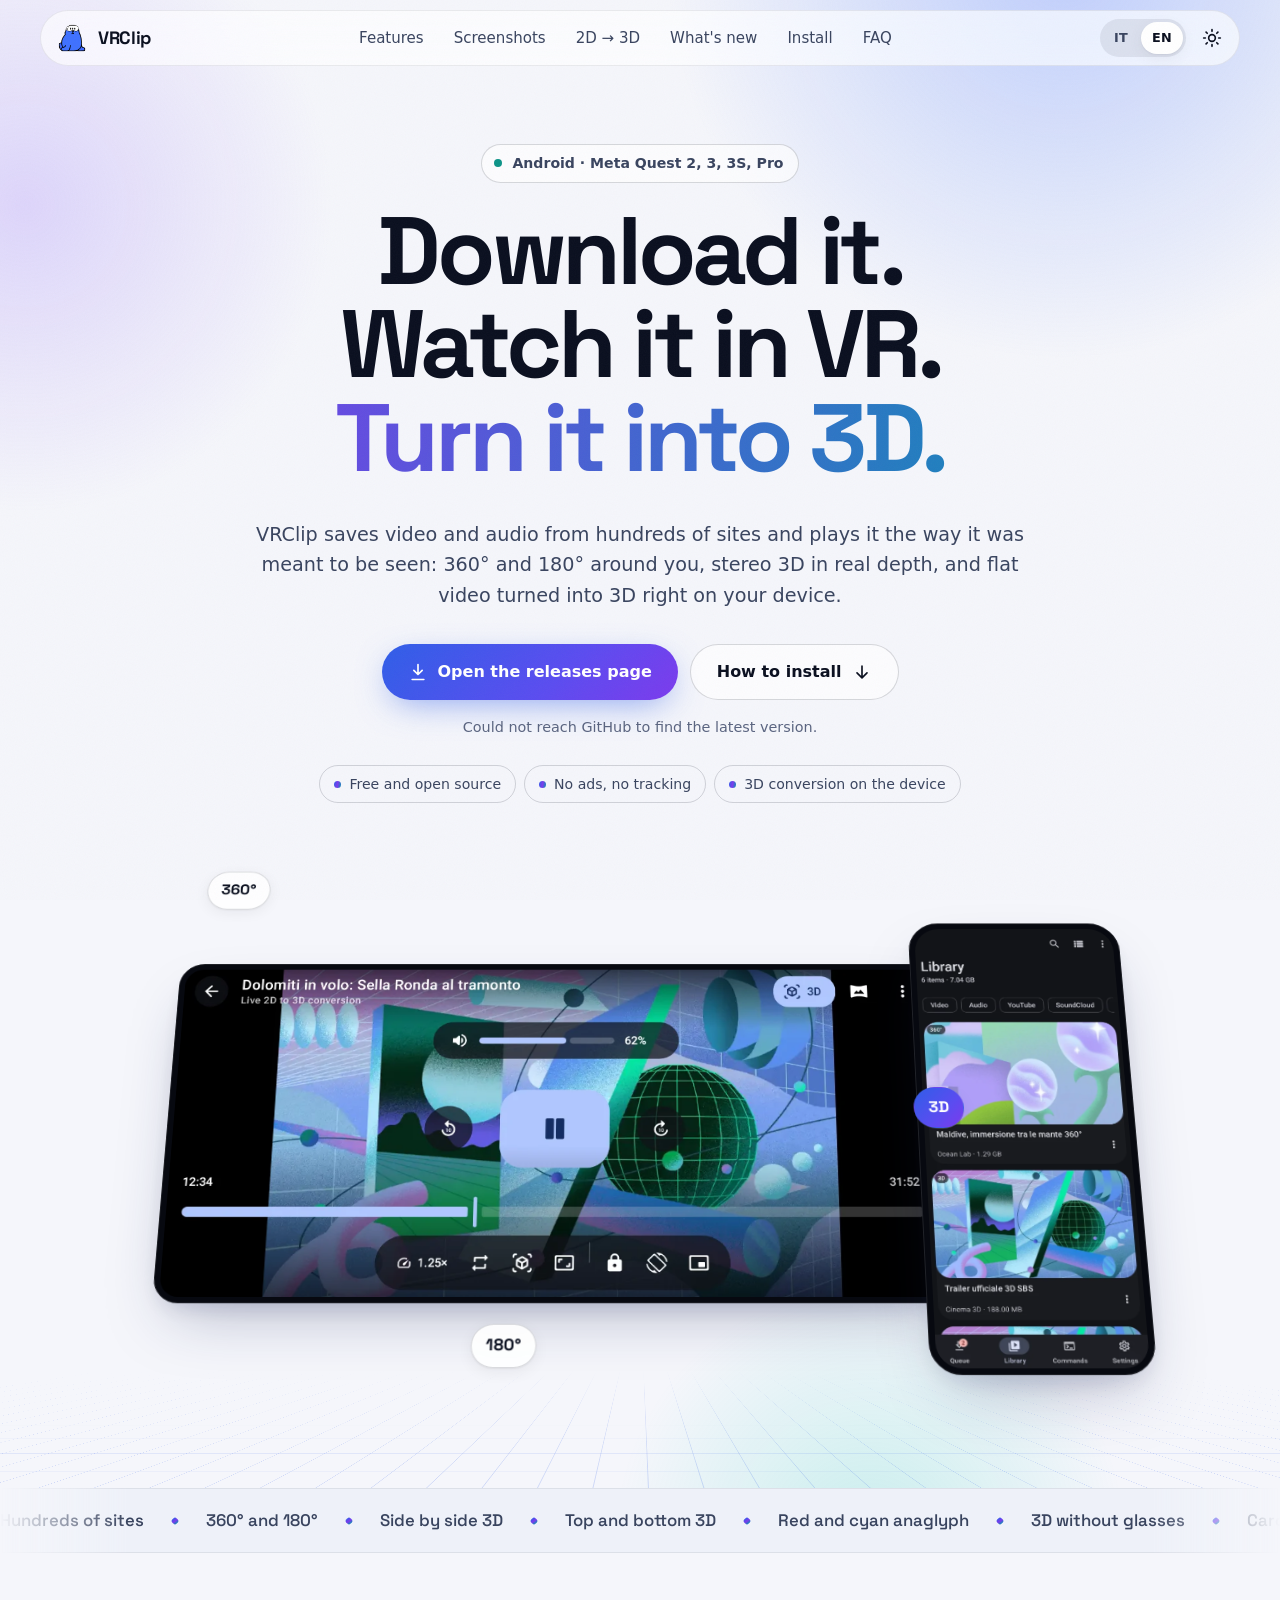
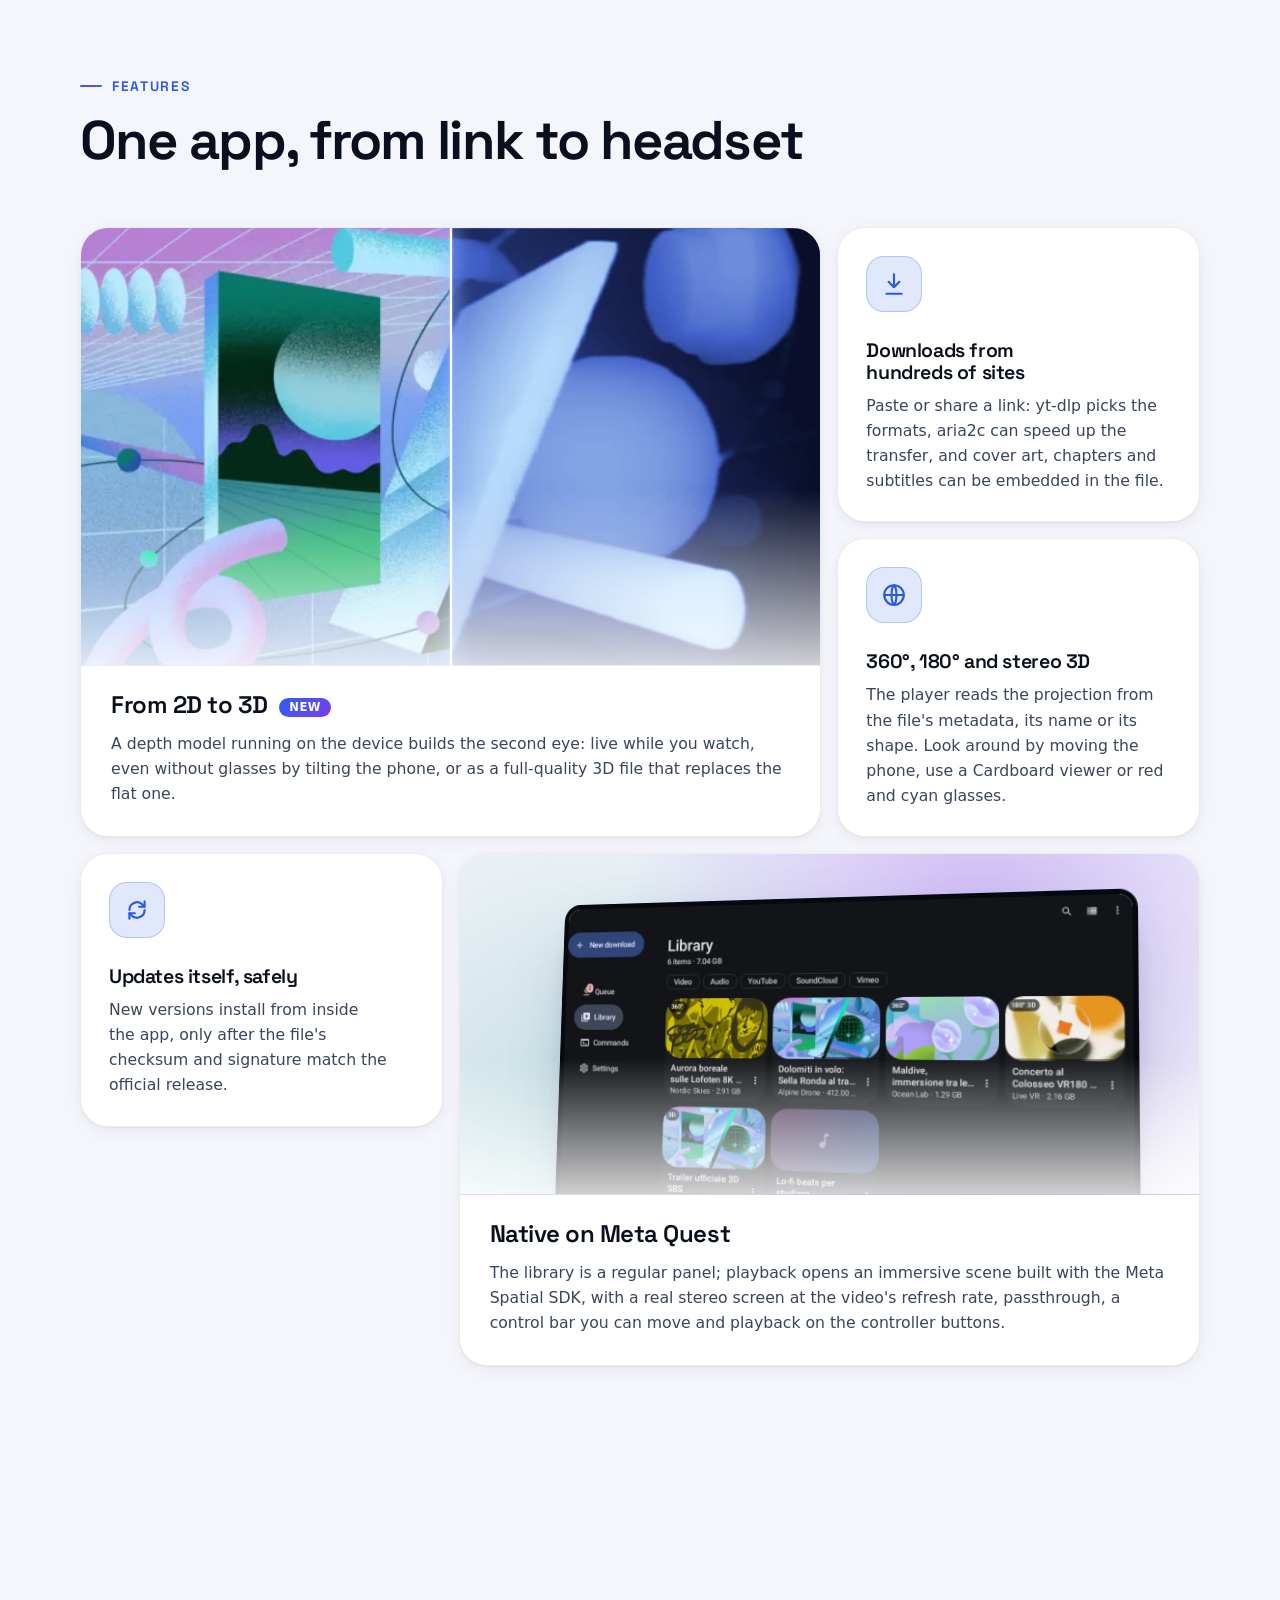
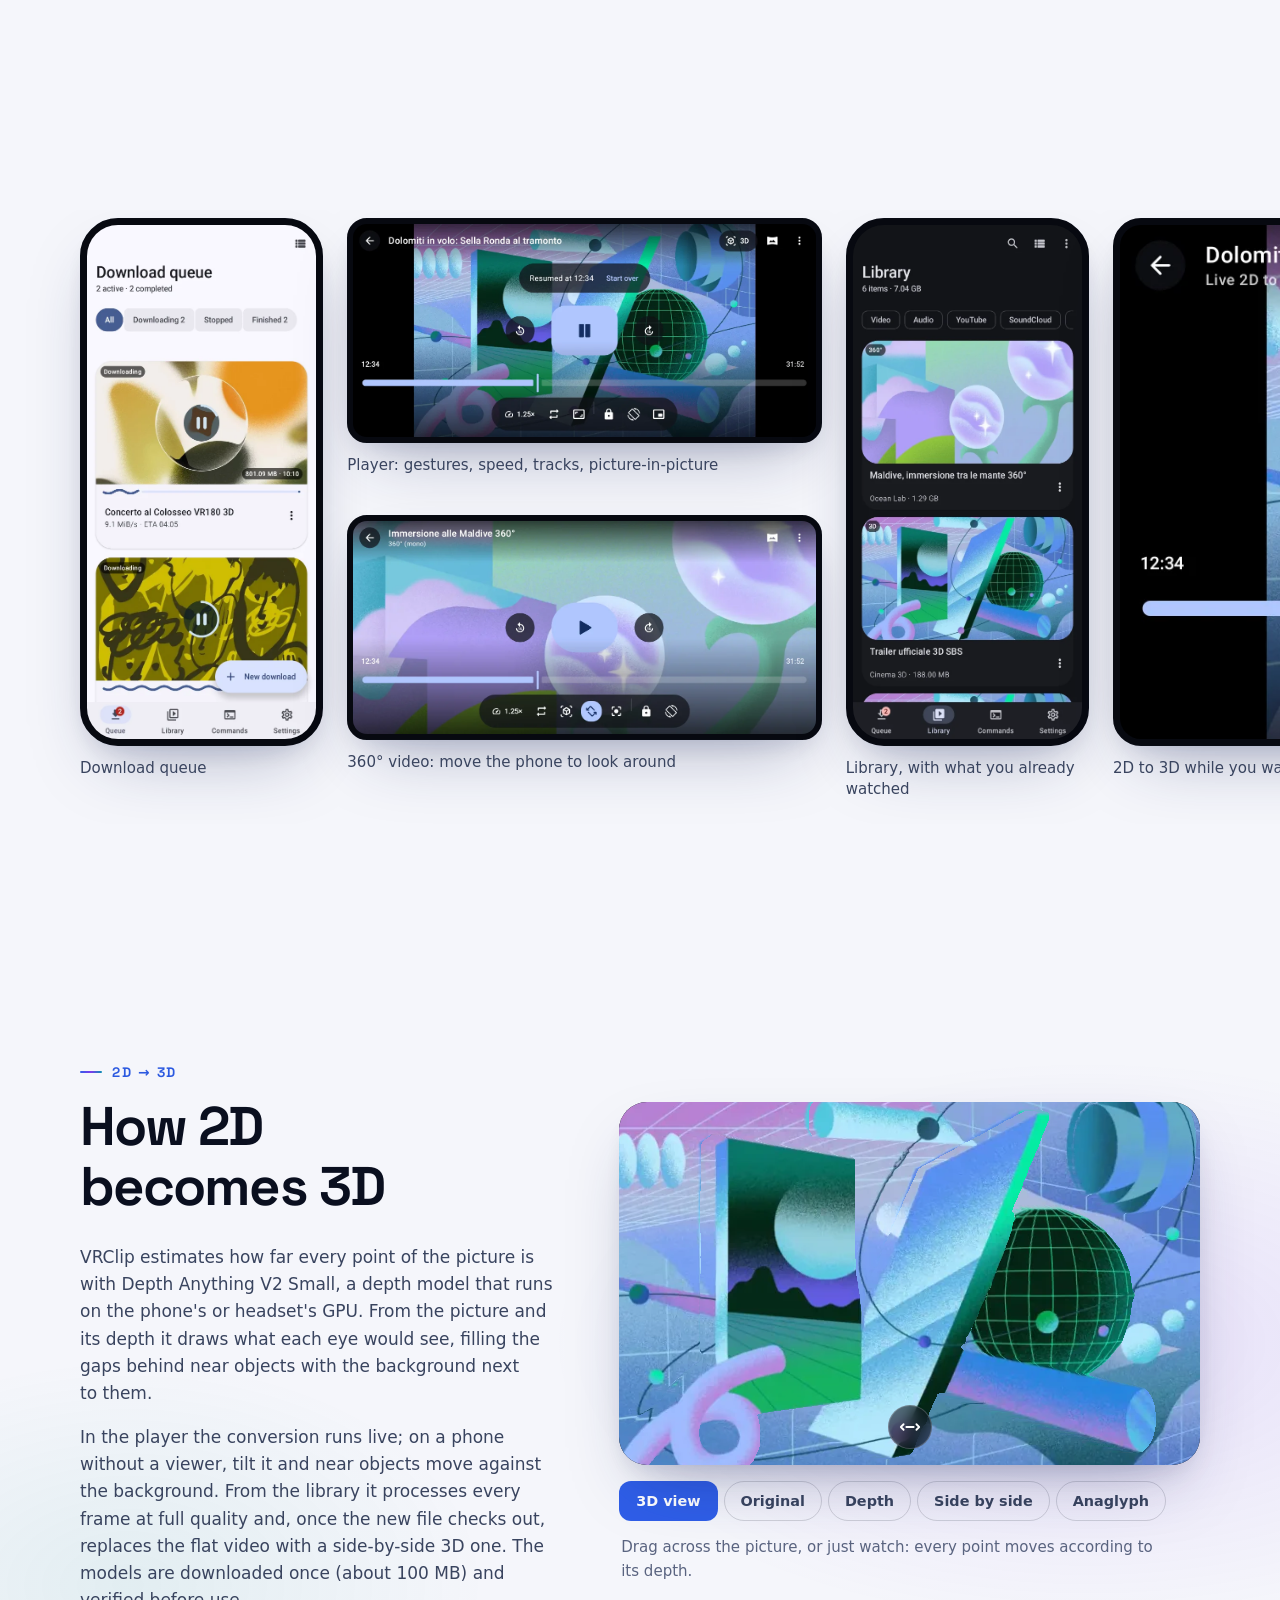
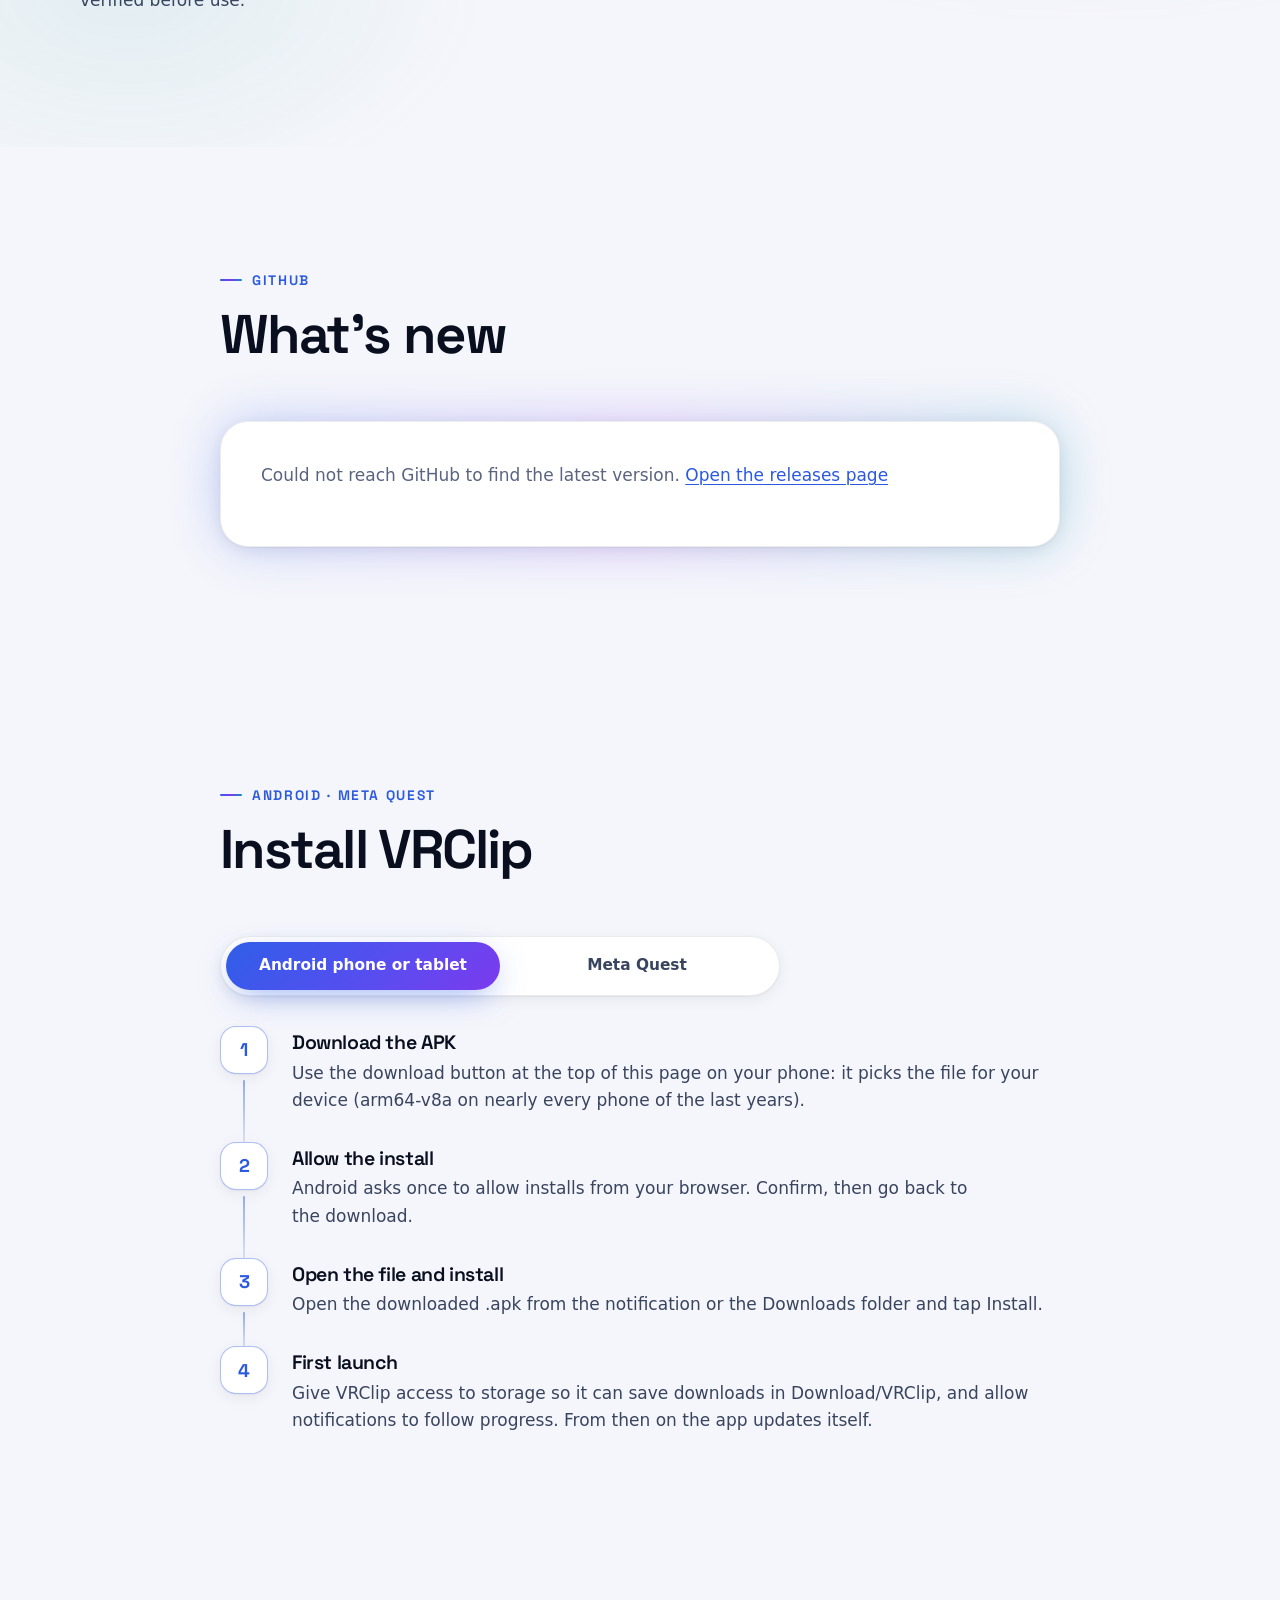
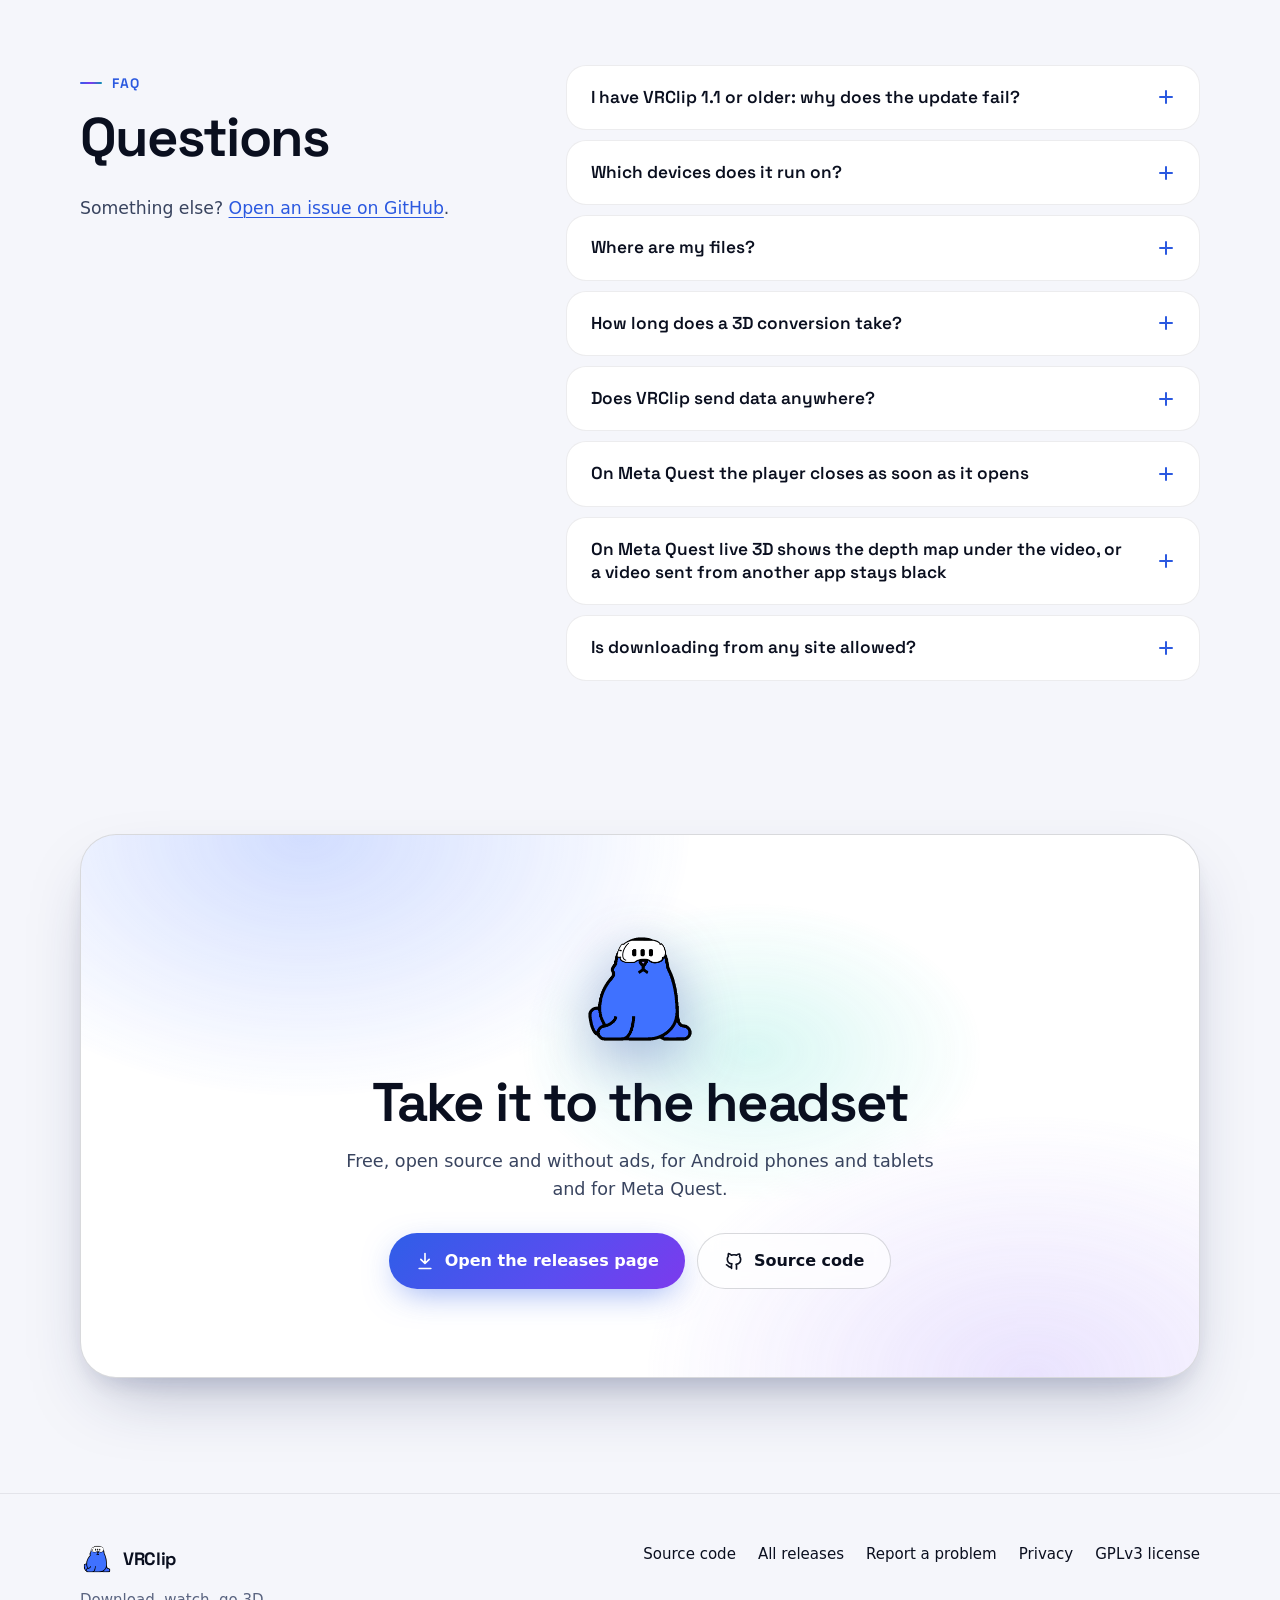
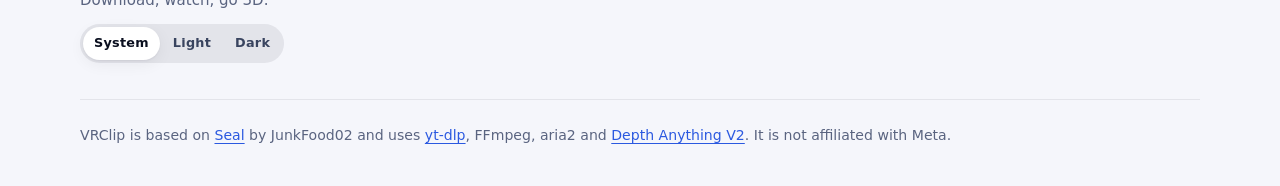
<file: docs/index.html>
<!doctype html>
<html lang="en">
<head>
<meta charset="utf-8" />
<meta name="viewport" content="width=device-width, initial-scale=1, viewport-fit=cover" />
<title>VRClip: download, watch in VR, turn 2D into 3D</title>
<meta name="description" content="VRClip downloads video and audio from hundreds of sites and plays it on Android and Meta Quest: 360°, 180° and stereo 3D, with on-device 2D to 3D conversion. Free, open source, no tracking." />
<link rel="icon" type="image/png" href="assets/icon-flat.png" />
<link rel="apple-touch-icon" href="assets/icon-flat.png" />
<meta property="og:type" content="website" />
<meta property="og:title" content="VRClip for Android and Meta Quest" />
<meta property="og:description" content="Download video, watch it in 360°, 180° and 3D, turn flat video into 3D on the device." />
<meta property="og:image" content="https://illuminazionetech.github.io/VRClip/assets/og-image.jpg" />
<meta name="twitter:card" content="summary_large_image" />
<meta name="theme-color" content="#05070d" media="(prefers-color-scheme: dark)" />
<meta name="theme-color" content="#f5f6fb" media="(prefers-color-scheme: light)" />
<meta name="color-scheme" content="dark light" />
<script>
  (function () {
    var root = document.documentElement;
    root.classList.add("js");
    try {
      var theme = localStorage.getItem("vrclip-theme");
      if (theme === "light" || theme === "dark") root.setAttribute("data-theme", theme);
    } catch (e) {}
  })();
</script>
<link rel="preload" href="assets/fonts/space-grotesk.woff2" as="font" type="font/woff2" crossorigin />
<link rel="stylesheet" href="style.css" />
<script src="theme.js" defer></script>
<script src="app.js" defer></script>
</head>
<body>
<a class="skip-link" href="#main" data-i18n="skip">Skip to content</a>

<header class="top-bar" id="top-bar">
  <a class="brand" href="#top" aria-label="VRClip">
    <img src="assets/logo.png" alt="" width="34" height="34" />
    <span>VRClip</span>
  </a>
  <nav class="nav" id="site-nav" aria-label="Main" data-i18n-label="nav.label">
    <a href="#features" data-i18n="nav.features">Features</a>
    <a href="#screens" data-i18n="nav.screens">Screenshots</a>
    <a href="#three-d">2D → 3D</a>
    <a href="#whats-new" data-i18n="nav.news">What's new</a>
    <a href="#install" data-i18n="nav.install">Install</a>
    <a href="#faq" data-i18n="nav.faq">FAQ</a>
  </nav>
  <div class="bar-actions">
    <div class="lang-switch" role="group" aria-label="Language" data-i18n-label="lang.label">
      <button type="button" data-lang="it" lang="it">IT</button>
      <button type="button" data-lang="en" lang="en">EN</button>
    </div>
    <button type="button" class="icon-btn theme-toggle" aria-pressed="true" aria-label="Dark theme" data-i18n-label="theme.dark">
      <svg aria-hidden="true" viewBox="0 0 24 24" class="sun"><circle cx="12" cy="12" r="4" /><path d="M12 2v2m0 16v2M4.9 4.9l1.4 1.4m11.4 11.4 1.4 1.4M2 12h2m16 0h2M4.9 19.1l1.4-1.4M17.7 6.3l1.4-1.4" /></svg>
      <svg aria-hidden="true" viewBox="0 0 24 24" class="moon"><path d="M20 14.5A8 8 0 1 1 9.5 4a6.5 6.5 0 0 0 10.5 10.5Z" /></svg>
    </button>
    <button type="button" class="icon-btn menu-btn" aria-expanded="false" aria-controls="site-nav" aria-label="Menu" data-i18n-label="nav.menu">
      <svg aria-hidden="true" viewBox="0 0 24 24"><path class="l1" d="M4 8h16" /><path class="l2" d="M4 16h16" /></svg>
    </button>
  </div>
  <span class="progress" aria-hidden="true"></span>
</header>

<main id="main">
  <section class="hero" id="top" aria-labelledby="hero-title">
    <div class="hero-bg" aria-hidden="true">
      <span class="aurora a1"></span>
      <span class="aurora a2"></span>
      <span class="aurora a3"></span>
      <span class="floor"></span>
    </div>
    <div class="wrap hero-inner">
      <div class="hero-copy">
        <p class="eyebrow"><span class="dot" aria-hidden="true"></span><span data-i18n="hero.eyebrow">Android · Meta Quest 2, 3, 3S, Pro</span></p>
        <h1 id="hero-title" data-i18n-html="hero.title"><span class="line">Download it.</span> <span class="line">Watch it in VR.</span> <span class="line grad">Turn it into 3D.</span></h1>
        <p class="lead" data-i18n="hero.lead">
          VRClip saves video and audio from hundreds of sites and plays it the way it was meant to be seen:
          360° and 180° around you, stereo 3D in real depth, and flat video turned into 3D right on your device.
        </p>
        <div class="cta">
          <a class="btn btn-primary" id="download-btn" data-download href="https://github.com/illuminazionetech/VRClip/releases/latest" rel="noopener">
            <svg aria-hidden="true" viewBox="0 0 24 24" class="i-dl"><path d="M12 3v12m-5-5 5 5 5-5M5 21h14" /></svg>
            <svg aria-hidden="true" viewBox="0 0 24 24" class="i-ok"><path d="m5 12.5 4.5 4.5L19 7.5" /></svg>
            <span id="download-label" data-download-label data-i18n="dl.loading">Download</span>
          </a>
          <a class="btn btn-ghost" href="#install" id="guide-btn">
            <span data-i18n="hero.guide">How to install</span>
            <svg aria-hidden="true" viewBox="0 0 24 24"><path d="M12 5v14m-6-6 6 6 6-6" /></svg>
          </a>
        </div>
        <p class="dl-meta" id="download-meta" aria-live="polite"></p>
        <details class="dl-other" id="other-files" hidden>
          <summary data-i18n="dl.other">Other files and architectures</summary>
          <ul id="other-list"></ul>
        </details>
        <ul class="chips">
          <li data-i18n="chip.free">Free and open source</li>
          <li data-i18n="chip.noads">No ads, no tracking</li>
          <li data-i18n="chip.ondevice">3D conversion on the device</li>
        </ul>
      </div>
      <div class="hero-art" aria-hidden="true">
        <div class="rig">
          <div class="device panel"><img src="assets/screens/player-3d.webp" alt="" width="1170" height="539" fetchpriority="high" /></div>
          <div class="device phone"><img src="assets/screens/library-phone-dark.webp" alt="" width="540" height="1171" /></div>
          <span class="badge b1">360°</span>
          <span class="badge b2">180°</span>
          <span class="badge b3">3D</span>
        </div>
      </div>
    </div>
  </section>

  <div class="marquee" aria-hidden="true">
    <ul class="marquee-track">
      <li data-i18n="mq.1">Hundreds of sites</li>
      <li data-i18n="mq.2">360° and 180°</li>
      <li data-i18n="mq.3">Side by side 3D</li>
      <li data-i18n="mq.4">Top and bottom 3D</li>
      <li data-i18n="mq.5">Red and cyan anaglyph</li>
      <li data-i18n="mq.10">3D without glasses</li>
      <li data-i18n="mq.6">Cardboard viewers</li>
      <li data-i18n="mq.7">Passthrough</li>
      <li data-i18n="mq.8">Picture-in-picture</li>
      <li data-i18n="mq.9">Subtitles and chapters</li>
      <li>AV1 · VP9 · HEVC</li>
    </ul>
    <ul class="marquee-track">
      <li data-i18n="mq.1">Hundreds of sites</li>
      <li data-i18n="mq.2">360° and 180°</li>
      <li data-i18n="mq.3">Side by side 3D</li>
      <li data-i18n="mq.4">Top and bottom 3D</li>
      <li data-i18n="mq.5">Red and cyan anaglyph</li>
      <li data-i18n="mq.10">3D without glasses</li>
      <li data-i18n="mq.6">Cardboard viewers</li>
      <li data-i18n="mq.7">Passthrough</li>
      <li data-i18n="mq.8">Picture-in-picture</li>
      <li data-i18n="mq.9">Subtitles and chapters</li>
      <li>AV1 · VP9 · HEVC</li>
    </ul>
  </div>

  <section class="section features" id="features" aria-labelledby="features-title">
    <div class="wrap">
      <header class="section-head reveal">
        <p class="kicker" data-i18n="nav.features">Features</p>
        <h2 id="features-title" data-i18n="features.title">One app, from link to headset</h2>
      </header>
      <div class="bento" id="bento">
        <article class="tile tile-big tile-3d reveal">
          <div class="tile-visual scan" aria-hidden="true">
            <img src="assets/screens/2d3d-source.webp" alt="" width="640" height="400" loading="lazy" />
            <img class="scan-depth" src="assets/screens/2d3d-depth.webp" alt="" width="640" height="400" loading="lazy" />
            <span class="scan-line"></span>
          </div>
          <div class="tile-copy">
            <h3><span data-i18n="f3.t">From 2D to 3D</span> <span class="tag" data-i18n="tag.new">New</span></h3>
            <p data-i18n="f3.d">A depth model running on the device builds the second eye: live while you watch, even without glasses by tilting the phone, or as a full-quality 3D file that replaces the flat one.</p>
          </div>
        </article>
        <article class="tile reveal" style="--d: 1">
          <span class="tile-icon" aria-hidden="true"><svg viewBox="0 0 24 24"><path d="M12 3v12m-5-5 5 5 5-5M5 21h14" /></svg></span>
          <h3 data-i18n="f1.t">Downloads from hundreds of sites</h3>
          <p data-i18n="f1.d">Paste or share a link: yt-dlp picks the formats, aria2c can speed up the transfer, and cover art, chapters and subtitles can be embedded in the file.</p>
        </article>
        <article class="tile reveal" style="--d: 2">
          <span class="tile-icon" aria-hidden="true"><svg viewBox="0 0 24 24" class="globe"><circle cx="12" cy="12" r="9" /><path d="M3 12h18" /><path class="meridian" d="M12 3c3 3 3 15 0 18M12 3c-3 3-3 15 0 18" /></svg></span>
          <h3 data-i18n="f2.t">360°, 180° and stereo 3D</h3>
          <p data-i18n="f2.d">The player reads the projection from the file's metadata, its name or its shape. Look around by moving the phone, use a Cardboard viewer or red and cyan glasses.</p>
        </article>
        <article class="tile tile-big tile-quest reveal">
          <div class="tile-visual panel-visual" aria-hidden="true">
            <img src="assets/screens/library-quest.webp" alt="" width="1200" height="800" loading="lazy" />
          </div>
          <div class="tile-copy">
            <h3 data-i18n="f4.t">Native on Meta Quest</h3>
            <p data-i18n="f4.d">The library is a regular panel; playback opens an immersive scene built with the Meta Spatial SDK, with a real stereo screen at the video's refresh rate, passthrough, a control bar you can move and playback on the controller buttons.</p>
          </div>
        </article>
        <article class="tile reveal" style="--d: 1">
          <span class="tile-icon" aria-hidden="true"><svg viewBox="0 0 24 24" class="spin"><path d="M5 12a7 7 0 0 1 12-5l2 2M19 12a7 7 0 0 1-12 5l-2-2" /><path d="M19 4v5h-5M5 20v-5h5" /></svg></span>
          <h3 data-i18n="f5.t">Updates itself, safely</h3>
          <p data-i18n="f5.d">New versions install from inside the app, only after the file's checksum and signature match the official release.</p>
        </article>
        <article class="tile reveal" style="--d: 2">
          <span class="tile-icon" aria-hidden="true"><svg viewBox="0 0 24 24"><path d="M12 22s8-4 8-10V5l-8-3-8 3v7c0 6 8 10 8 10Z" /><path d="m9 12 2 2 4-4" /></svg></span>
          <h3 data-i18n="f6.t">Private by design</h3>
          <p data-i18n="f6.d">No accounts, no analytics, no ads. Files and history stay on your device.</p>
        </article>
      </div>
    </div>
  </section>

  <section class="section screens" id="screens" aria-labelledby="screens-title">
    <div class="wrap">
      <header class="section-head split reveal">
        <div>
          <p class="kicker" data-i18n="nav.screens">Screenshots</p>
          <h2 id="screens-title" data-i18n="screens.title">A look inside</h2>
          <p class="section-lead" data-i18n="screens.lead">VRClip on a phone, a tablet and Meta Quest. Select a screen to see it full size.</p>
        </div>
        <div class="gallery-nav">
          <button type="button" class="icon-btn outline" id="gallery-prev" aria-label="Previous" data-i18n-label="gal.prev"><svg aria-hidden="true" viewBox="0 0 24 24"><path d="m15 5-7 7 7 7" /></svg></button>
          <button type="button" class="icon-btn outline" id="gallery-next" aria-label="Next" data-i18n-label="gal.next"><svg aria-hidden="true" viewBox="0 0 24 24"><path d="m9 5 7 7-7 7" /></svg></button>
        </div>
      </header>
    </div>
    <div class="gallery reveal" id="gallery" tabindex="0" role="region" aria-label="Screenshots" data-i18n-label="nav.screens">
      <figure class="shot tall"><button type="button" class="shot-open"><img src="assets/screens/queue-phone.webp" width="540" height="1171" loading="lazy" alt="Download queue with progress and speed" data-i18n-alt="alt.queue" /></button><figcaption data-i18n="cap.queue">Download queue</figcaption></figure>
      <div class="shot-stack">
        <figure class="shot wide"><button type="button" class="shot-open"><img src="assets/screens/player-phone.webp" width="1170" height="539" loading="lazy" alt="Player controls over a video" data-i18n-alt="alt.player" /></button><figcaption data-i18n="cap.player">Player: gestures, speed, tracks, picture-in-picture</figcaption></figure>
        <figure class="shot wide"><button type="button" class="shot-open"><img src="assets/screens/player-360.webp" width="1170" height="539" loading="lazy" alt="360 degree video in the player" data-i18n-alt="alt.360" /></button><figcaption data-i18n="cap.360">360° video: move the phone to look around</figcaption></figure>
      </div>
      <figure class="shot tall"><button type="button" class="shot-open"><img src="assets/screens/library-phone-dark.webp" width="540" height="1171" loading="lazy" alt="Library with 360°, 180° 3D and 3D badges" data-i18n-alt="alt.library" /></button><figcaption data-i18n="cap.library">Library, with what you already watched</figcaption></figure>
      <figure class="shot wide big"><button type="button" class="shot-open"><img src="assets/screens/player-3d.webp" width="1170" height="539" loading="lazy" alt="Player with live 2D to 3D conversion turned on" data-i18n-alt="alt.3d" /></button><figcaption data-i18n="cap.3d">2D to 3D while you watch</figcaption></figure>
      <figure class="shot tall"><button type="button" class="shot-open"><img src="assets/screens/settings-player-phone.webp" width="540" height="1171" loading="lazy" alt="Player and 2D to 3D settings" data-i18n-alt="alt.settings" /></button><figcaption data-i18n="cap.settings">Player and 3D settings</figcaption></figure>
      <div class="shot-stack">
        <figure class="shot wide"><button type="button" class="shot-open"><img src="assets/screens/library-quest.webp" width="1200" height="800" loading="lazy" alt="Library on Meta Quest with the navigation rail" data-i18n-alt="alt.quest" /></button><figcaption data-i18n="cap.quest">Library on Meta Quest</figcaption></figure>
        <figure class="shot wide"><button type="button" class="shot-open"><img src="assets/screens/library-tablet.webp" width="1280" height="800" loading="lazy" alt="Library on a tablet" data-i18n-alt="alt.tablet" /></button><figcaption data-i18n="cap.tablet">Tablet layout</figcaption></figure>
      </div>
    </div>
  </section>

  <section class="section depth" id="three-d" aria-labelledby="depth-title">
    <div class="wrap depth-grid">
      <div class="depth-copy reveal">
        <p class="kicker">2D → 3D</p>
        <h2 id="depth-title" data-i18n="depth.title">How 2D becomes 3D</h2>
        <p data-i18n="depth.p1">VRClip estimates how far every point of the picture is with Depth Anything V2 Small, a depth model that runs on the phone's or headset's GPU. From the picture and its depth it draws what each eye would see, filling the gaps behind near objects with the background next to them.</p>
        <p data-i18n="depth.p2">In the player the conversion runs live; on a phone without a viewer, tilt it and near objects move against the background. From the library it processes every frame at full quality and, once the new file checks out, replaces the flat video with a side-by-side 3D one. The models are downloaded once (about 100 MB) and verified before use.</p>
      </div>
      <div class="depth-demo reveal" style="--d: 1">
        <div class="depth-stage" id="depth-stage" data-mode="live">
          <canvas id="depth-canvas" role="img" aria-label="The sample frame moving in 3D by its depth" data-i18n-label="depth.alt"></canvas>
          <img class="mode-img fallback" data-for="live" src="assets/screens/2d3d-source.webp" width="640" height="400" loading="lazy" alt="" />
          <img class="mode-img" data-for="source" src="assets/screens/2d3d-source.webp" width="640" height="400" loading="lazy" alt="" />
          <img class="mode-img" data-for="depth" src="assets/screens/2d3d-depth.webp" width="640" height="400" loading="lazy" alt="" />
          <img class="mode-img" data-for="sbs" src="assets/screens/2d3d-sbs.webp" width="1280" height="400" loading="lazy" alt="" />
          <img class="mode-img" data-for="anaglyph" src="assets/screens/2d3d-anaglyph.webp" width="640" height="400" loading="lazy" alt="" />
          <span class="drag-hint" aria-hidden="true"><svg viewBox="0 0 24 24"><path d="M8 12h8M5 9l-3 3 3 3m14-6 3 3-3 3" /></svg></span>
        </div>
        <div class="depth-modes" id="depth-modes" role="group" aria-label="View" data-i18n-label="depth.modes">
          <button type="button" data-mode="live" aria-pressed="true" data-i18n="depth.m.live">3D view</button>
          <button type="button" data-mode="source" aria-pressed="false" data-i18n="depth.m.source">Original</button>
          <button type="button" data-mode="depth" aria-pressed="false" data-i18n="depth.m.depth">Depth</button>
          <button type="button" data-mode="sbs" aria-pressed="false" data-i18n="depth.m.sbs">Side by side</button>
          <button type="button" data-mode="anaglyph" aria-pressed="false" data-i18n="depth.m.ana">Anaglyph</button>
        </div>
        <p class="depth-caption" id="depth-caption">
          <span data-for="live" data-i18n="depth.c0">Drag across the picture, or just watch: every point moves according to its depth.</span>
          <span data-for="source" data-i18n="depth.c1" hidden>1. The flat frame</span>
          <span data-for="depth" data-i18n="depth.c2" hidden>2. Estimated depth (light is near)</span>
          <span data-for="sbs" data-i18n="depth.c3" hidden>3. Left and right eye, side by side</span>
          <span data-for="anaglyph" data-i18n="depth.c4" hidden>The same frame as a red and cyan anaglyph</span>
        </p>
      </div>
    </div>
  </section>

  <section class="section news" id="whats-new" aria-labelledby="news-title">
    <div class="wrap narrow">
      <header class="section-head reveal">
        <p class="kicker">GitHub</p>
        <h2 id="news-title" data-i18n="news.title">What's new</h2>
      </header>
      <div class="release card reveal" id="release" aria-live="polite">
        <p class="muted" data-i18n="news.loading">Loading the latest release notes from GitHub…</p>
      </div>
    </div>
  </section>

  <section class="section install" id="install" aria-labelledby="install-title">
    <div class="wrap narrow">
      <header class="section-head reveal">
        <p class="kicker">Android · Meta Quest</p>
        <h2 id="install-title" data-i18n="install.title">Install VRClip</h2>
      </header>
      <div class="tabs reveal" role="tablist" aria-label="Device" data-i18n-label="install.device">
        <span class="tab-pill" aria-hidden="true"></span>
        <button type="button" role="tab" id="tab-android" aria-controls="panel-android" data-tab="android" data-i18n="install.android">Android phone or tablet</button>
        <button type="button" role="tab" id="tab-quest" aria-controls="panel-quest" data-tab="quest" data-i18n="install.quest">Meta Quest</button>
      </div>

      <div class="tab-panel" role="tabpanel" id="panel-android" aria-labelledby="tab-android" data-tab="android">
        <ol class="steps">
          <li><h3 data-i18n="a1.t">Download the APK</h3><p data-i18n="a1.d">Use the download button at the top of this page on your phone: it picks the file for your device (arm64-v8a on nearly every phone of the last years).</p></li>
          <li><h3 data-i18n="a2.t">Allow the install</h3><p data-i18n="a2.d">Android asks once to allow installs from your browser. Confirm, then go back to the download.</p></li>
          <li><h3 data-i18n="a3.t">Open the file and install</h3><p data-i18n="a3.d">Open the downloaded .apk from the notification or the Downloads folder and tap Install.</p></li>
          <li><h3 data-i18n="a4.t">First launch</h3><p data-i18n="a4.d">Give VRClip access to storage so it can save downloads in Download/VRClip, and allow notifications to follow progress. From then on the app updates itself.</p></li>
        </ol>
      </div>

      <div class="tab-panel" role="tabpanel" id="panel-quest" aria-labelledby="tab-quest" data-tab="quest" hidden>
        <ol class="steps">
          <li><h3 data-i18n="q1.t">Turn on developer mode</h3><p data-i18n="q1.d">Apps from outside the Meta Horizon Store need developer mode. Create a free developer organization at developers.meta.com with the account used on the headset, then in the Meta Horizon app on your phone open Devices, pick the headset, Headset settings, Developer mode, and switch it on. Restart the headset.</p></li>
          <li><h3 data-i18n="q2.t">Get the APK</h3><p data-i18n="q2.d">On a computer or phone, download the universal or arm64-v8a APK from this page (the button offers the right one).</p></li>
          <li><h3 data-i18n="q3.t">Install it on the headset</h3><p data-i18n-html="q3.d">Connect the headset to a computer with a USB-C cable, accept "Allow USB debugging" inside the headset, then install with SideQuest (drag the APK onto it) or from a terminal with <code>adb install -r VRClip.apk</code>. Recent Horizon OS versions can also install an APK opened from the Files app in the headset; if yours offers it, the cable is not needed.</p></li>
          <li><h3 data-i18n="q4.t">Open VRClip</h3><p data-i18n="q4.d">In the headset open the app library and pick the Unknown sources filter (on some versions "Apps from unknown sources"). VRClip opens as a panel like any Horizon OS app.</p></li>
          <li><h3 data-i18n="q5.t">Download and watch</h3><p data-i18n="q5.d">Paste a link, or share one to VRClip from another app. When the download is done, open it from the Library: the player puts a large screen in front of you, or wraps 360° and 180° video around you. The control bar below the video has play, seek, 3D, projection, audio and subtitles, passthrough and recenter. The controllers work too: A or X plays and pauses, a thumbstick pushed left or right jumps 10 seconds, B or Y brings the screen back in front of you. A video opened from another app, such as Files or LocalSend, plays in the same player when you pick VRClip.</p></li>
          <li><h3 data-i18n="q6.t">Turn flat video into 3D</h3><p data-i18n="q6.d">Press 3D on the control bar to convert while you watch, or open the video's details in the Library and choose Convert to 3D to create a permanent 3D file. The first time VRClip downloads the depth model.</p></li>
        </ol>
        <p class="note" data-i18n="q.note">Back leaves the player and brings the Library back. The control bar can be grabbed and moved; Recenter puts the screen and the bar in front of you again.</p>
      </div>
    </div>
  </section>

  <section class="section faq" id="faq" aria-labelledby="faq-title">
    <div class="wrap faq-grid">
      <header class="section-head reveal">
        <p class="kicker" data-i18n="nav.faq">FAQ</p>
        <h2 id="faq-title" data-i18n="faq.title">Questions</h2>
        <p class="section-lead" data-i18n-html="faq.lead">Something else? <a href="https://github.com/illuminazionetech/VRClip/issues">Open an issue on GitHub</a>.</p>
      </header>
      <div class="faq-list reveal" style="--d: 1">
        <details><summary data-i18n="faq1.q">I have VRClip 1.1 or older: why does the update fail?</summary><p data-i18n="faq1.a">Since 1.2 releases are signed with a new, permanent key. Android does not let an app signed with one key update an app signed with another, so the switch needs one reinstall: export your library from the Library menu (Export) if you want to keep it, uninstall VRClip, install 1.2. Downloaded files in Download/VRClip are not touched. After that, updates install from inside the app.</p></details>
        <details><summary data-i18n="faq2.q">Which devices does it run on?</summary><p data-i18n="faq2.a">Android 9 or newer on phones and tablets (ARM and x86), and Meta Quest 2, 3, 3S and Pro.</p></details>
        <details><summary data-i18n="faq3.q">Where are my files?</summary><p data-i18n="faq3.a">In Download/VRClip on the device, or in the folder you choose in the settings.</p></details>
        <details><summary data-i18n="faq4.q">How long does a 3D conversion take?</summary><p data-i18n="faq4.a">It depends on the device's GPU and the video's length and resolution: it processes every frame, so expect it to take longer than the video itself on most phones. It keeps running with the screen off and shows its progress in a notification; the original stays untouched until the 3D file is complete.</p></details>
        <details><summary data-i18n="faq5.q">Does VRClip send data anywhere?</summary><p data-i18n-html="faq5.a">No. It connects only to the sites you download from, to GitHub for updates and, if you use 2D to 3D, once to GitHub to download the depth models. See the <a href="privacy.html">privacy policy</a>.</p></details>
        <details><summary data-i18n="faq7.q">On Meta Quest the player closes as soon as it opens</summary><p data-i18n="faq7.a">That is a bug of VRClip 1.3.0, fixed in 1.4.0. The library still works: open Settings, About and check for updates, or install the new APK as the first time.</p></details>
        <details><summary data-i18n="faq8.q">On Meta Quest live 3D shows the depth map under the video, or a video sent from another app stays black</summary><p data-i18n="faq8.a">Both are bugs of VRClip 1.4.0, fixed in 1.4.1: live 3D now shows one view for each eye, and videos opened from Files, LocalSend or another app play. Open Settings, About and check for updates.</p></details>
        <details><summary data-i18n="faq6.q">Is downloading from any site allowed?</summary><p data-i18n="faq6.a">VRClip is a tool: respect the terms of the sites you use and the copyright of what you download.</p></details>
      </div>
    </div>
  </section>

  <section class="section final" aria-labelledby="final-title">
    <div class="wrap">
      <div class="final-card reveal">
        <img class="mascot" src="assets/logo.png" alt="" width="132" height="132" loading="lazy" />
        <h2 id="final-title" data-i18n="cta.title">Take it to the headset</h2>
        <p data-i18n="cta.lead">Free, open source and without ads, for Android phones and tablets and for Meta Quest.</p>
        <div class="cta center">
          <a class="btn btn-primary" data-download href="https://github.com/illuminazionetech/VRClip/releases/latest" rel="noopener">
            <svg aria-hidden="true" viewBox="0 0 24 24" class="i-dl"><path d="M12 3v12m-5-5 5 5 5-5M5 21h14" /></svg>
            <svg aria-hidden="true" viewBox="0 0 24 24" class="i-ok"><path d="m5 12.5 4.5 4.5L19 7.5" /></svg>
            <span data-download-label data-i18n="dl.loading">Download</span>
          </a>
          <a class="btn btn-ghost" href="https://github.com/illuminazionetech/VRClip" rel="noopener">
            <svg aria-hidden="true" viewBox="0 0 24 24"><path d="M9 19c-4 1.3-4-2-6-2.5m12 5v-3.5c0-1 .1-1.4-.5-2 2.8-.3 5.5-1.4 5.5-6a4.6 4.6 0 0 0-1.3-3.2 4.2 4.2 0 0 0-.1-3.2s-1.1-.3-3.5 1.3a12 12 0 0 0-6.2 0C6.5 2.8 5.4 3.1 5.4 3.1a4.2 4.2 0 0 0-.1 3.2A4.6 4.6 0 0 0 4 9.5c0 4.6 2.7 5.7 5.5 6-.6.6-.6 1.2-.5 2V21" /></svg>
            <span data-i18n="foot.code">Source code</span>
          </a>
        </div>
      </div>
    </div>
  </section>
</main>

<footer class="footer">
  <div class="wrap footer-grid">
    <div class="footer-brand">
      <a class="brand" href="#top" aria-label="VRClip">
        <img src="assets/logo.png" alt="" width="34" height="34" loading="lazy" />
        <span>VRClip</span>
      </a>
      <p class="muted" data-i18n="foot.tag">Download, watch, go 3D.</p>
      <div class="theme-choice" role="group" aria-label="Theme" data-i18n-label="theme.title">
        <button type="button" data-theme-choice="system" data-i18n="theme.system">System</button>
        <button type="button" data-theme-choice="light" data-i18n="theme.light">Light</button>
        <button type="button" data-theme-choice="dark" data-i18n="theme.darkShort">Dark</button>
      </div>
    </div>
    <nav aria-label="Links" data-i18n-label="foot.label">
      <a href="https://github.com/illuminazionetech/VRClip" data-i18n="foot.code">Source code</a>
      <a href="https://github.com/illuminazionetech/VRClip/releases" data-i18n="foot.releases">All releases</a>
      <a href="https://github.com/illuminazionetech/VRClip/issues" data-i18n="foot.issues">Report a problem</a>
      <a href="privacy.html" data-i18n="foot.privacy">Privacy</a>
      <a href="https://github.com/illuminazionetech/VRClip/blob/main/LICENSE" data-i18n="foot.license">GPLv3 license</a>
    </nav>
    <p class="credits" data-i18n-html="foot.credits">VRClip is based on <a href="https://github.com/JunkFood02/Seal">Seal</a> by JunkFood02 and uses <a href="https://github.com/yt-dlp/yt-dlp">yt-dlp</a>, FFmpeg, aria2 and <a href="https://github.com/DepthAnything/Depth-Anything-V2">Depth Anything V2</a>. It is not affiliated with Meta.</p>
  </div>
</footer>

<dialog class="lightbox" id="lightbox" aria-labelledby="lightbox-cap">
  <figure>
    <img id="lightbox-img" src="assets/logo.png" alt="" />
    <figcaption id="lightbox-cap"></figcaption>
  </figure>
  <button type="button" class="icon-btn lb-close" aria-label="Close" data-i18n-label="gal.close"><svg aria-hidden="true" viewBox="0 0 24 24"><path d="M6 6l12 12M18 6 6 18" /></svg></button>
  <button type="button" class="icon-btn lb-prev" aria-label="Previous" data-i18n-label="gal.prev"><svg aria-hidden="true" viewBox="0 0 24 24"><path d="m15 5-7 7 7 7" /></svg></button>
  <button type="button" class="icon-btn lb-next" aria-label="Next" data-i18n-label="gal.next"><svg aria-hidden="true" viewBox="0 0 24 24"><path d="m9 5 7 7-7 7" /></svg></button>
</dialog>
</body>
</html>
</file>
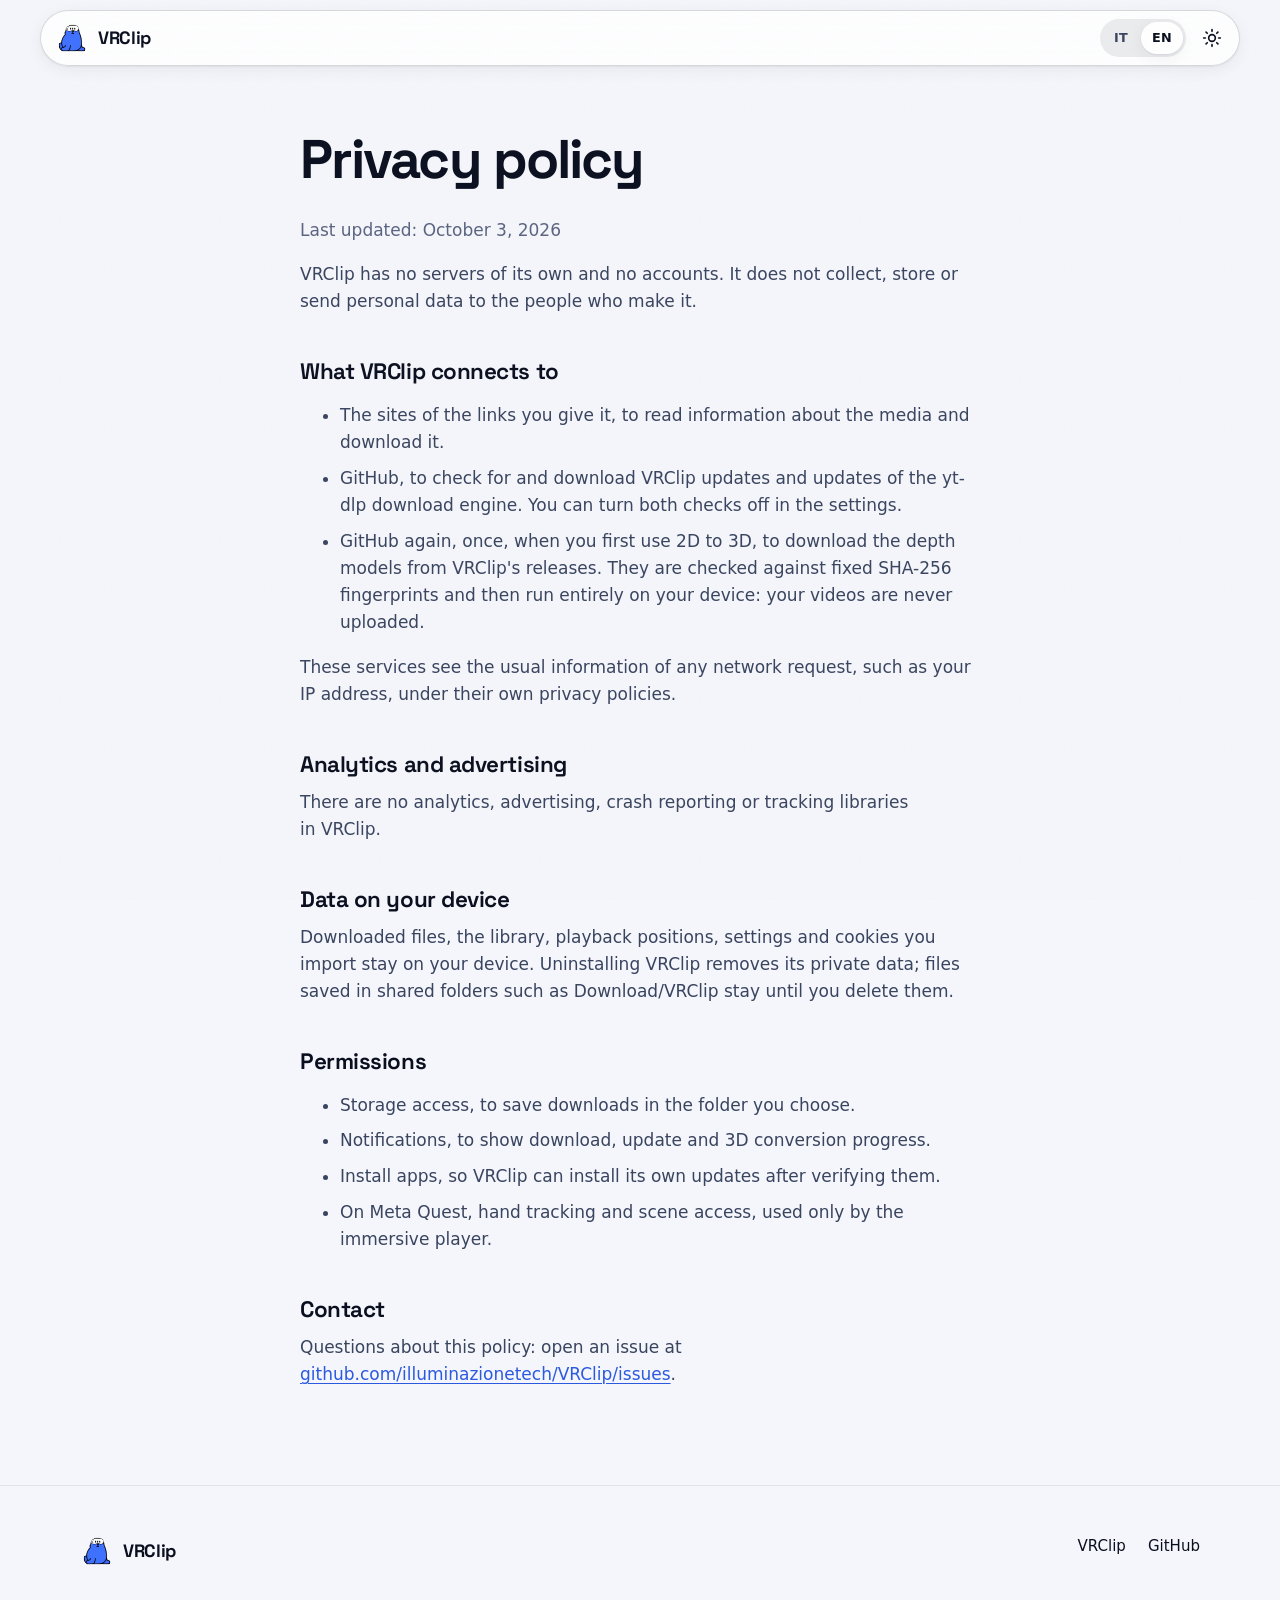
<file: docs/privacy.html>
<!doctype html>
<html lang="en">
<head>
<meta charset="utf-8" />
<meta name="viewport" content="width=device-width, initial-scale=1, viewport-fit=cover" />
<title>VRClip privacy policy</title>
<meta name="description" content="Privacy policy of VRClip for Android and Meta Quest." />
<link rel="icon" type="image/png" href="assets/icon-flat.png" />
<meta name="theme-color" content="#05070d" media="(prefers-color-scheme: dark)" />
<meta name="theme-color" content="#f5f6fb" media="(prefers-color-scheme: light)" />
<meta name="color-scheme" content="dark light" />
<script>
  (function () {
    var root = document.documentElement;
    try {
      var theme = localStorage.getItem("vrclip-theme");
      if (theme === "light" || theme === "dark") root.setAttribute("data-theme", theme);
    } catch (e) {}
  })();
</script>
<link rel="preload" href="assets/fonts/space-grotesk.woff2" as="font" type="font/woff2" crossorigin />
<link rel="stylesheet" href="style.css" />
<script src="theme.js" defer></script>
</head>
<body>
<header class="top-bar scrolled" id="top-bar">
  <a class="brand" href="index.html" aria-label="VRClip">
    <img src="assets/logo.png" alt="" width="34" height="34" />
    <span>VRClip</span>
  </a>
  <div class="bar-actions">
    <div class="lang-switch" role="group" aria-label="Language">
      <button type="button" data-lang="it" lang="it">IT</button>
      <button type="button" data-lang="en" lang="en">EN</button>
    </div>
    <button type="button" class="icon-btn theme-toggle" aria-pressed="true" aria-label="Dark theme">
      <svg aria-hidden="true" viewBox="0 0 24 24" class="sun"><circle cx="12" cy="12" r="4" /><path d="M12 2v2m0 16v2M4.9 4.9l1.4 1.4m11.4 11.4 1.4 1.4M2 12h2m16 0h2M4.9 19.1l1.4-1.4M17.7 6.3l1.4-1.4" /></svg>
      <svg aria-hidden="true" viewBox="0 0 24 24" class="moon"><path d="M20 14.5A8 8 0 1 1 9.5 4a6.5 6.5 0 0 0 10.5 10.5Z" /></svg>
    </button>
  </div>
</header>

<main class="policy">
  <article lang="en" data-lang-block="en">
    <h1>Privacy policy</h1>
    <p class="muted">Last updated: October 3, 2026</p>
    <p>VRClip has no servers of its own and no accounts. It does not collect, store or send personal data to the people who make it.</p>

    <h2>What VRClip connects to</h2>
    <ul>
      <li>The sites of the links you give it, to read information about the media and download it.</li>
      <li>GitHub, to check for and download VRClip updates and updates of the yt-dlp download engine. You can turn both checks off in the settings.</li>
      <li>GitHub again, once, when you first use 2D to 3D, to download the depth models from VRClip's releases. They are checked against fixed SHA-256 fingerprints and then run entirely on your device: your videos are never uploaded.</li>
    </ul>
    <p>These services see the usual information of any network request, such as your IP address, under their own privacy policies.</p>

    <h2>Analytics and advertising</h2>
    <p>There are no analytics, advertising, crash reporting or tracking libraries in VRClip.</p>

    <h2>Data on your device</h2>
    <p>Downloaded files, the library, playback positions, settings and cookies you import stay on your device. Uninstalling VRClip removes its private data; files saved in shared folders such as Download/VRClip stay until you delete them.</p>

    <h2>Permissions</h2>
    <ul>
      <li>Storage access, to save downloads in the folder you choose.</li>
      <li>Notifications, to show download, update and 3D conversion progress.</li>
      <li>Install apps, so VRClip can install its own updates after verifying them.</li>
      <li>On Meta Quest, hand tracking and scene access, used only by the immersive player.</li>
    </ul>

    <h2>Contact</h2>
    <p>Questions about this policy: open an issue at <a href="https://github.com/illuminazionetech/VRClip/issues">github.com/illuminazionetech/VRClip/issues</a>.</p>
  </article>

  <article lang="it" data-lang-block="it" hidden>
    <h1>Informativa sulla privacy</h1>
    <p class="muted">Ultimo aggiornamento: 3 ottobre 2026</p>
    <p>VRClip non ha server propri né account. Non raccoglie, non conserva e non invia dati personali a chi lo sviluppa.</p>

    <h2>A cosa si collega VRClip</h2>
    <ul>
      <li>Ai siti dei link che gli fornisci, per leggere le informazioni sui contenuti e scaricarli.</li>
      <li>A GitHub, per cercare e scaricare gli aggiornamenti di VRClip e del motore di download yt-dlp. Puoi disattivare entrambi i controlli nelle impostazioni.</li>
      <li>Ancora a GitHub, una sola volta, quando usi per la prima volta il 2D→3D, per scaricare i modelli di profondità dalle release di VRClip. Vengono confrontati con impronte SHA-256 fisse e poi funzionano interamente sul dispositivo: i tuoi video non vengono mai caricati.</li>
    </ul>
    <p>Questi servizi vedono le informazioni di qualsiasi richiesta di rete, come l'indirizzo IP, secondo le proprie informative.</p>

    <h2>Statistiche e pubblicità</h2>
    <p>VRClip non contiene librerie di statistiche, pubblicità, segnalazione degli arresti anomali o tracciamento.</p>

    <h2>Dati sul dispositivo</h2>
    <p>File scaricati, libreria, posizioni di riproduzione, impostazioni e cookie importati restano sul dispositivo. Disinstallando VRClip si eliminano i suoi dati privati; i file salvati in cartelle condivise come Download/VRClip restano finché non li elimini.</p>

    <h2>Autorizzazioni</h2>
    <ul>
      <li>Accesso all'archivio, per salvare i download nella cartella che scegli.</li>
      <li>Notifiche, per mostrare l'avanzamento di download, aggiornamenti e conversioni in 3D.</li>
      <li>Installazione di app, perché VRClip possa installare i propri aggiornamenti dopo averli verificati.</li>
      <li>Su Meta Quest, tracciamento delle mani e accesso alla scena, usati solo dal player immersivo.</li>
    </ul>

    <h2>Contatti</h2>
    <p>Per domande su questa informativa apri una segnalazione su <a href="https://github.com/illuminazionetech/VRClip/issues">github.com/illuminazionetech/VRClip/issues</a>.</p>
  </article>
</main>

<footer class="footer">
  <div class="wrap footer-grid">
    <div class="footer-brand">
      <a class="brand" href="index.html" aria-label="VRClip">
        <img src="assets/logo.png" alt="" width="34" height="34" loading="lazy" />
        <span>VRClip</span>
      </a>
    </div>
    <nav aria-label="Links">
      <a href="index.html">VRClip</a>
      <a href="https://github.com/illuminazionetech/VRClip">GitHub</a>
    </nav>
  </div>
</footer>

<script>
  (() => {
    const read = () => {
      try {
        return localStorage.getItem("vrclip-lang");
      } catch (e) {
        return null;
      }
    };
    const fromUrl = new URLSearchParams(location.search).get("lang");
    const prefs = navigator.languages && navigator.languages.length ? navigator.languages : [navigator.language || "en"];
    let lang = fromUrl || read() || (prefs.some((l) => String(l).toLowerCase().startsWith("it")) ? "it" : "en");
    if (lang !== "it" && lang !== "en") lang = "en";
    const apply = (next, remember) => {
      document.documentElement.lang = next;
      document.querySelectorAll("[data-lang-block]").forEach((el) => {
        el.hidden = el.dataset.langBlock !== next;
      });
      document.querySelectorAll(".lang-switch button").forEach((b) => {
        b.setAttribute("aria-pressed", String(b.dataset.lang === next));
      });
      document.title = next === "it" ? "Informativa sulla privacy di VRClip" : "VRClip privacy policy";
      document.querySelectorAll(".theme-toggle").forEach((b) => b.setAttribute("aria-label", next === "it" ? "Tema scuro" : "Dark theme"));
      document.querySelectorAll("[aria-label=Language],[aria-label=Lingua]").forEach((g) => g.setAttribute("aria-label", next === "it" ? "Lingua" : "Language"));
      if (remember) {
        try {
          localStorage.setItem("vrclip-lang", next);
        } catch (e) {}
      }
    };
    document.querySelectorAll(".lang-switch button").forEach((b) => b.addEventListener("click", () => apply(b.dataset.lang, true)));
    apply(lang, false);
  })();
</script>
</body>
</html>
</file>
<file: docs/style.css>
/* VRClip website. No framework and no third-party requests: the display font is served from here. */

@font-face {
  font-family: "Space Grotesk";
  font-style: normal;
  font-display: swap;
  font-weight: 300 700;
  src: url("assets/fonts/space-grotesk.woff2") format("woff2-variations"), url("assets/fonts/space-grotesk.woff2") format("woff2");
  unicode-range: U+0000-00FF, U+0131, U+0152-0153, U+02BB-02BC, U+02C6, U+02DA, U+02DC, U+0304, U+0308, U+0329, U+2000-206F,
    U+20AC, U+2122, U+2191, U+2193, U+2212, U+2215, U+FEFF, U+FFFD;
}

/* ---- Tokens: dark is the default, light follows the system unless a theme was picked ---------- */

:root {
  color-scheme: dark;
  --bg: #05070d;
  --bg-2: #0a0e19;
  --surface: #0d1220;
  --surface-2: #131a2c;
  --surface-3: #1b2440;
  --glass: rgba(13, 18, 32, 0.62);
  --glass-strong: rgba(13, 18, 32, 0.86);
  --line: rgba(255, 255, 255, 0.08);
  --line-strong: rgba(255, 255, 255, 0.16);
  --text: #eef1fa;
  --text-2: #b8c1d8;
  --muted: #8b96b2;
  --primary: #8db0ff;
  --brand: #4f7cff;
  --brand-2: #8b5cf6;
  --accent: #5eead4;
  --pink: #f0abfc;
  --on-brand: #ffffff;
  --grad: linear-gradient(100deg, #8db0ff 0%, #b69cff 45%, #5eead4 100%);
  --grad-btn: linear-gradient(135deg, #4f7cff 0%, #7b5cff 60%, #a35cf6 100%);
  --grid-line: rgba(141, 176, 255, 0.22);
  --aurora-1: rgba(79, 124, 255, 0.55);
  --aurora-2: rgba(139, 92, 246, 0.45);
  --aurora-3: rgba(45, 212, 191, 0.32);
  --device: #070910;
  --shadow-s: 0 1px 2px rgba(0, 0, 0, 0.4), 0 4px 16px rgba(0, 0, 0, 0.28);
  --shadow-l: 0 30px 80px -20px rgba(0, 0, 0, 0.7), 0 12px 30px -10px rgba(0, 0, 0, 0.5);
  --glow: 0 10px 40px -8px rgba(79, 124, 255, 0.65);
  --grain-opacity: 0.05;

  --radius-s: 12px;
  --radius-m: 20px;
  --radius-l: 28px;
  --radius-xl: 36px;
  --ease-out: cubic-bezier(0.2, 0, 0, 1);
  --ease-spring: cubic-bezier(0.34, 1.45, 0.64, 1);
  --max: 1200px;
  --gutter: clamp(16px, 4vw, 40px);
  --display: "Space Grotesk", system-ui, -apple-system, "Segoe UI", Roboto, sans-serif;
  --body: system-ui, -apple-system, "Segoe UI", Roboto, "Noto Sans", sans-serif;
  font-synthesis: none;
}

@media (prefers-color-scheme: light) {
  :root:not([data-theme="dark"]) {
    color-scheme: light;
    --bg: #f5f6fb;
    --bg-2: #eceff8;
    --surface: #ffffff;
    --surface-2: #f0f2f9;
    --surface-3: #e3e7f3;
    --glass: rgba(255, 255, 255, 0.66);
    --glass-strong: rgba(255, 255, 255, 0.9);
    --line: rgba(15, 23, 42, 0.08);
    --line-strong: rgba(15, 23, 42, 0.16);
    --text: #0a0f1f;
    --text-2: #39445f;
    --muted: #5a6480;
    --primary: #2b59e0;
    --brand: #2f5ee8;
    --brand-2: #7c3aed;
    --accent: #0d9488;
    --pink: #c026d3;
    --grad: linear-gradient(100deg, #2f5ee8 0%, #7c3aed 50%, #0891b2 100%);
    --grad-btn: linear-gradient(135deg, #2f5ee8 0%, #5b4cf0 60%, #7c3aed 100%);
    --grid-line: rgba(47, 94, 232, 0.2);
    --aurora-1: rgba(79, 124, 255, 0.32);
    --aurora-2: rgba(167, 139, 250, 0.3);
    --aurora-3: rgba(45, 212, 191, 0.22);
    --shadow-s: 0 1px 2px rgba(15, 23, 42, 0.06), 0 4px 16px rgba(15, 23, 42, 0.06);
    --shadow-l: 0 30px 70px -24px rgba(30, 41, 90, 0.35), 0 12px 28px -12px rgba(30, 41, 90, 0.18);
    --glow: 0 10px 34px -10px rgba(47, 94, 232, 0.6);
    --grain-opacity: 0.035;
  }
}

:root[data-theme="light"] {
  color-scheme: light;
  --bg: #f5f6fb;
  --bg-2: #eceff8;
  --surface: #ffffff;
  --surface-2: #f0f2f9;
  --surface-3: #e3e7f3;
  --glass: rgba(255, 255, 255, 0.66);
  --glass-strong: rgba(255, 255, 255, 0.9);
  --line: rgba(15, 23, 42, 0.08);
  --line-strong: rgba(15, 23, 42, 0.16);
  --text: #0a0f1f;
  --text-2: #39445f;
  --muted: #5a6480;
  --primary: #2b59e0;
  --brand: #2f5ee8;
  --brand-2: #7c3aed;
  --accent: #0d9488;
  --pink: #c026d3;
  --grad: linear-gradient(100deg, #2f5ee8 0%, #7c3aed 50%, #0891b2 100%);
  --grad-btn: linear-gradient(135deg, #2f5ee8 0%, #5b4cf0 60%, #7c3aed 100%);
  --grid-line: rgba(47, 94, 232, 0.2);
  --aurora-1: rgba(79, 124, 255, 0.32);
  --aurora-2: rgba(167, 139, 250, 0.3);
  --aurora-3: rgba(45, 212, 191, 0.22);
  --shadow-s: 0 1px 2px rgba(15, 23, 42, 0.06), 0 4px 16px rgba(15, 23, 42, 0.06);
  --shadow-l: 0 30px 70px -24px rgba(30, 41, 90, 0.35), 0 12px 28px -12px rgba(30, 41, 90, 0.18);
  --glow: 0 10px 34px -10px rgba(47, 94, 232, 0.6);
  --grain-opacity: 0.035;
}

/* ---- Base ---------------------------------------------------------------------------------------- */

*,
*::before,
*::after {
  box-sizing: border-box;
}

html {
  scroll-behavior: smooth;
  scroll-padding-top: 96px;
  -webkit-text-size-adjust: 100%;
  text-size-adjust: 100%;
  overflow-x: hidden;
  overflow-x: clip;
}

html:has(dialog[open]) {
  overflow: hidden;
}

body {
  margin: 0;
  background: var(--bg);
  color: var(--text);
  font-family: var(--body);
  font-size: 17px;
  line-height: 1.6;
  -webkit-font-smoothing: antialiased;
  -moz-osx-font-smoothing: grayscale;
  overflow-x: hidden;
  overflow-x: clip;
}

/* Film grain over everything, very faint: it keeps large gradients from banding. */
body::after {
  content: "";
  position: fixed;
  inset: 0;
  z-index: 100;
  pointer-events: none;
  opacity: var(--grain-opacity);
  background-image: url("data:image/svg+xml,%3Csvg xmlns='http://www.w3.org/2000/svg' width='160' height='160'%3E%3Cfilter id='n'%3E%3CfeTurbulence type='fractalNoise' baseFrequency='.9' numOctaves='2' stitchTiles='stitch'/%3E%3C/filter%3E%3Crect width='100%25' height='100%25' filter='url(%23n)'/%3E%3C/svg%3E");
}

a {
  color: var(--primary);
  text-underline-offset: 3px;
  text-decoration-thickness: 1px;
}

a:hover {
  text-decoration-thickness: 2px;
}

img {
  max-width: 100%;
  height: auto;
  display: block;
}

svg {
  fill: none;
  stroke: currentColor;
  stroke-width: 2;
  stroke-linecap: round;
  stroke-linejoin: round;
}

button {
  font: inherit;
  color: inherit;
}

code,
kbd {
  font-family: ui-monospace, "JetBrains Mono", Menlo, Consolas, monospace;
  font-size: 0.86em;
  background: var(--surface-3);
  border: 1px solid var(--line);
  border-radius: 8px;
  padding: 0.1em 0.45em;
  overflow-wrap: anywhere;
}

h1,
h2,
h3,
h4,
h5 {
  font-family: var(--display);
  line-height: 1.1;
  letter-spacing: -0.02em;
  margin: 0 0 0.5em;
  text-wrap: balance;
}

h2 {
  font-size: clamp(2rem, 4.4vw, 3.4rem);
  font-weight: 650;
  letter-spacing: -0.035em;
}

h3 {
  font-size: 1.22rem;
  font-weight: 620;
}

p {
  margin: 0 0 1em;
  text-wrap: pretty;
}

.muted {
  color: var(--muted);
}

.small {
  font-size: 0.88rem;
}

:focus-visible {
  outline: 2px solid var(--primary);
  outline-offset: 3px;
  border-radius: 8px;
}

::selection {
  background: color-mix(in srgb, var(--brand) 40%, transparent);
}

.skip-link {
  position: absolute;
  left: 16px;
  top: -60px;
  z-index: 200;
  background: var(--brand);
  color: var(--on-brand);
  padding: 10px 16px;
  border-radius: 999px;
  text-decoration: none;
  font-weight: 600;
  transition: top 0.2s var(--ease-out);
}

.skip-link:focus {
  top: 12px;
}

.wrap {
  width: 100%;
  max-width: var(--max);
  margin: 0 auto;
  padding: 0 var(--gutter);
}

.wrap.narrow {
  max-width: 920px;
}

/* ---- Top bar ------------------------------------------------------------------------------------ */

.top-bar {
  position: fixed;
  top: max(10px, env(safe-area-inset-top));
  left: 50%;
  z-index: 60;
  width: min(calc(100% - 20px), var(--max));
  transform: translateX(-50%);
  display: flex;
  align-items: center;
  gap: 12px;
  padding: 7px 7px 7px 14px;
  border-radius: 999px;
  background: var(--glass);
  border: 1px solid var(--line);
  -webkit-backdrop-filter: blur(18px) saturate(1.5);
  backdrop-filter: blur(18px) saturate(1.5);
  transition:
    background-color 0.3s var(--ease-out),
    border-color 0.3s var(--ease-out),
    box-shadow 0.3s var(--ease-out);
}

.top-bar.scrolled {
  background: var(--glass-strong);
  border-color: var(--line-strong);
  box-shadow: var(--shadow-s);
}

.top-bar .progress {
  position: absolute;
  left: 22px;
  right: 22px;
  bottom: -1px;
  height: 2px;
  border-radius: 2px;
  background: var(--grad);
  transform-origin: left;
  transform: scaleX(var(--progress, 0));
  opacity: 0.9;
  pointer-events: none;
}

.brand {
  display: inline-flex;
  align-items: center;
  gap: 9px;
  color: var(--text);
  text-decoration: none;
  font-family: var(--display);
  font-weight: 700;
  font-size: 1.12rem;
  letter-spacing: -0.02em;
  flex-shrink: 0;
}

.brand img {
  width: 34px;
  height: 34px;
  transition: transform 0.5s var(--ease-spring);
}

.brand:hover img {
  transform: rotate(-8deg) scale(1.08);
}

.nav {
  display: flex;
  gap: 2px;
  margin: 0 auto;
}

.nav a {
  position: relative;
  color: var(--text-2);
  text-decoration: none;
  font-size: 0.94rem;
  font-weight: 500;
  padding: 8px 14px;
  border-radius: 999px;
  white-space: nowrap;
  transition:
    color 0.2s,
    background-color 0.2s;
}

.nav a:hover {
  color: var(--text);
  background: var(--line);
}

.nav a[aria-current] {
  color: var(--text);
  background: color-mix(in srgb, var(--brand) 18%, transparent);
}

.bar-actions {
  display: flex;
  align-items: center;
  gap: 6px;
  margin-left: auto;
}

.nav + .bar-actions {
  margin-left: 0;
}

.lang-switch,
.theme-choice {
  display: inline-flex;
  padding: 3px;
  gap: 2px;
  border-radius: 999px;
  background: var(--line);
}

.lang-switch button,
.theme-choice button {
  border: 0;
  background: transparent;
  color: var(--text-2);
  font-size: 0.8rem;
  font-weight: 650;
  letter-spacing: 0.02em;
  padding: 6px 11px;
  border-radius: 999px;
  cursor: pointer;
  transition:
    background-color 0.25s var(--ease-out),
    color 0.25s var(--ease-out);
}

.lang-switch button[aria-pressed="true"],
.theme-choice button[aria-pressed="true"] {
  background: var(--surface);
  color: var(--text);
  box-shadow: var(--shadow-s);
}

.icon-btn {
  display: inline-grid;
  place-items: center;
  width: 40px;
  height: 40px;
  padding: 0;
  border: 0;
  border-radius: 999px;
  background: transparent;
  color: var(--text);
  cursor: pointer;
  transition:
    background-color 0.2s,
    transform 0.35s var(--ease-spring),
    opacity 0.2s;
}

.icon-btn:hover {
  background: var(--line);
}

.icon-btn:active {
  transform: scale(0.9);
}

.icon-btn svg {
  width: 20px;
  height: 20px;
}

.icon-btn.outline {
  width: 48px;
  height: 48px;
  border: 1px solid var(--line-strong);
}

.icon-btn:disabled {
  opacity: 0.35;
  cursor: default;
  background: transparent;
  transform: none;
}

.theme-toggle svg {
  grid-area: 1 / 1;
  transition:
    transform 0.5s var(--ease-spring),
    opacity 0.3s;
}

.theme-toggle[aria-pressed="true"] .sun,
.theme-toggle[aria-pressed="false"] .moon {
  opacity: 0;
  transform: rotate(-90deg) scale(0.4);
}

.menu-btn {
  display: none;
}

.menu-btn path {
  transition:
    transform 0.35s var(--ease-out),
    opacity 0.2s;
  transform-origin: 12px 12px;
}

.top-bar.open .menu-btn .l1 {
  transform: translateY(4px) rotate(45deg);
}

.top-bar.open .menu-btn .l2 {
  transform: translateY(-4px) rotate(-45deg);
}

@media (max-width: 1020px) {
  .menu-btn {
    display: inline-grid;
  }

  .nav {
    position: absolute;
    top: calc(100% + 8px);
    left: 0;
    right: 0;
    flex-direction: column;
    gap: 2px;
    margin: 0;
    padding: 8px;
    border-radius: 24px;
    background: var(--surface);
    border: 1px solid var(--line-strong);
    box-shadow: var(--shadow-l);
    opacity: 0;
    visibility: hidden;
    transform: translateY(-8px) scale(0.98);
    transform-origin: top center;
    transition:
      opacity 0.22s var(--ease-out),
      transform 0.3s var(--ease-out),
      visibility 0s linear 0.3s;
  }

  .top-bar.open .nav {
    opacity: 1;
    visibility: visible;
    transform: none;
    transition:
      opacity 0.22s var(--ease-out),
      transform 0.35s var(--ease-spring),
      visibility 0s;
  }

  .nav a {
    padding: 13px 16px;
    font-size: 1.02rem;
    border-radius: 16px;
  }

  .bar-actions {
    margin-left: auto !important;
  }
}

@media (max-width: 380px) {
  .top-bar {
    gap: 6px;
    padding-left: 10px;
  }

  .brand span {
    display: none;
  }
}

/* ---- Buttons ------------------------------------------------------------------------------------ */

.btn {
  position: relative;
  display: inline-flex;
  align-items: center;
  justify-content: center;
  gap: 10px;
  min-height: 56px;
  padding: 0 26px;
  border-radius: 999px;
  font-weight: 650;
  font-size: 1rem;
  text-decoration: none;
  white-space: nowrap;
  isolation: isolate;
  overflow: hidden;
  transition:
    transform 0.4s var(--ease-spring),
    box-shadow 0.3s var(--ease-out),
    background-color 0.3s,
    border-color 0.3s,
    color 0.3s;
}

.btn svg {
  width: 20px;
  height: 20px;
  flex-shrink: 0;
}

.btn:hover {
  transform: translateY(-2px);
  text-decoration: none;
}

.btn:active {
  transform: translateY(0) scale(0.97);
  transition-duration: 0.1s;
}

.btn-primary {
  color: var(--on-brand);
  background: var(--grad-btn);
  box-shadow: var(--glow);
}

/* A sheen that sweeps across the main button on hover. */
.btn-primary::after {
  content: "";
  position: absolute;
  inset: 0;
  z-index: -1;
  background: linear-gradient(110deg, transparent 30%, rgba(255, 255, 255, 0.28) 50%, transparent 70%);
  transform: translateX(-120%);
  transition: transform 0.8s var(--ease-out);
}

.btn-primary:hover::after {
  transform: translateX(120%);
}

.btn-primary:hover {
  box-shadow: 0 14px 44px -8px color-mix(in srgb, var(--brand) 80%, transparent);
}

.btn-primary .i-ok {
  display: none;
}

.btn-primary.started {
  background: linear-gradient(135deg, #0f9f84, #14b8a6);
  box-shadow: 0 10px 34px -10px rgba(20, 184, 166, 0.7);
}

.btn-primary.started .i-dl {
  display: none;
}

.btn-primary.started .i-ok {
  display: block;
  animation: pop 0.5s var(--ease-spring);
}

.btn-ghost {
  color: var(--text);
  background: var(--glass);
  border: 1px solid var(--line-strong);
  -webkit-backdrop-filter: blur(10px);
  backdrop-filter: blur(10px);
}

.btn-ghost:hover {
  background: var(--surface-2);
}

.btn-ghost svg {
  transition: transform 0.4s var(--ease-spring);
}

#guide-btn:hover svg {
  transform: translateY(3px);
}

@keyframes pop {
  from {
    transform: scale(0.3);
    opacity: 0;
  }
}

/* ---- Hero --------------------------------------------------------------------------------------- */

.hero {
  position: relative;
  isolation: isolate;
  overflow: hidden;
  padding: clamp(112px, 16vh, 168px) 0 clamp(48px, 7vw, 88px);
}

.hero-bg {
  position: absolute;
  inset: 0;
  z-index: -1;
  pointer-events: none;
  overflow: hidden;
}

.aurora {
  position: absolute;
  border-radius: 50%;
  will-change: transform;
}

.aurora.a1 {
  width: 62vmax;
  height: 62vmax;
  top: -34vmax;
  right: -14vmax;
  background: radial-gradient(closest-side, var(--aurora-1), transparent);
  animation: drift-a 22s ease-in-out infinite alternate;
}

.aurora.a2 {
  width: 48vmax;
  height: 48vmax;
  top: -8vmax;
  left: -22vmax;
  background: radial-gradient(closest-side, var(--aurora-2), transparent);
  animation: drift-b 26s ease-in-out infinite alternate;
}

.aurora.a3 {
  width: 40vmax;
  height: 40vmax;
  bottom: -24vmax;
  right: 12vmax;
  background: radial-gradient(closest-side, var(--aurora-3), transparent);
  animation: drift-a 30s ease-in-out infinite alternate-reverse;
}

@keyframes drift-a {
  to {
    transform: translate(-8vmax, 6vmax) scale(1.12);
  }
}

@keyframes drift-b {
  to {
    transform: translate(10vmax, 4vmax) scale(0.92);
  }
}

/* The floor grid of a virtual room, receding toward the horizon. */
.floor {
  position: absolute;
  left: -50%;
  right: -50%;
  bottom: -2px;
  height: 52%;
  background-image:
    linear-gradient(var(--grid-line) 1px, transparent 1px),
    linear-gradient(90deg, var(--grid-line) 1px, transparent 1px);
  background-size: 56px 56px;
  transform: perspective(420px) rotateX(64deg);
  transform-origin: bottom center;
  -webkit-mask-image: linear-gradient(to top, #000 0%, transparent 85%);
  mask-image: linear-gradient(to top, #000 0%, transparent 85%);
  animation: floor 3.2s linear infinite;
}

@keyframes floor {
  to {
    background-position: 0 56px;
  }
}

.hero-inner {
  display: flex;
  flex-direction: column;
  align-items: center;
}

.hero-copy {
  width: 100%;
  max-width: 1040px;
  text-align: center;
  container-type: inline-size;
}

.eyebrow {
  display: inline-flex;
  align-items: center;
  gap: 10px;
  margin: 0 0 22px;
  padding: 7px 14px 7px 12px;
  border-radius: 999px;
  background: var(--glass);
  border: 1px solid var(--line-strong);
  color: var(--text-2);
  font-size: 0.88rem;
  font-weight: 550;
  -webkit-backdrop-filter: blur(10px);
  backdrop-filter: blur(10px);
}

.eyebrow .dot {
  width: 8px;
  height: 8px;
  border-radius: 50%;
  background: var(--accent);
  box-shadow: 0 0 0 0 color-mix(in srgb, var(--accent) 60%, transparent);
  animation: ping 2.4s var(--ease-out) infinite;
}

@keyframes ping {
  70%,
  100% {
    box-shadow: 0 0 0 9px transparent;
  }
}

/* One sentence per line, sized to the column so the longest one never wraps. */
.hero h1 {
  font-size: clamp(2rem, 8vw, 6.4rem);
  font-size: clamp(2rem, 9.2cqi, 6.4rem);
  font-weight: 680;
  letter-spacing: -0.045em;
  line-height: 0.98;
  margin-bottom: 28px;
}

.hero h1 .line {
  display: block;
}

.grad {
  background: var(--grad);
  background-size: 200% 100%;
  -webkit-background-clip: text;
  background-clip: text;
  color: transparent;
  animation: grad-pan 8s ease-in-out infinite alternate;
  padding-bottom: 0.06em;
}

@keyframes grad-pan {
  to {
    background-position: 100% 0;
  }
}

.lead {
  font-size: clamp(1.06rem, 1.5vw, 1.26rem);
  color: var(--text-2);
  max-width: 40em;
  margin: 0 auto 32px;
}

.cta {
  display: flex;
  flex-wrap: wrap;
  justify-content: center;
  gap: 12px;
}

.dl-meta {
  margin: 16px 0 0;
  min-height: 1.5em;
  color: var(--muted);
  font-size: 0.9rem;
}

.dl-other {
  margin-top: 8px;
  font-size: 0.92rem;
}

.dl-other summary {
  cursor: pointer;
  color: var(--text-2);
  width: fit-content;
  margin: 0 auto;
  border-radius: 6px;
}

.dl-other ul {
  list-style: none;
  margin: 10px auto 0;
  text-align: left;
  padding: 6px;
  border-radius: var(--radius-m);
  background: var(--glass-strong);
  border: 1px solid var(--line);
  max-width: 460px;
}

.dl-other li {
  display: flex;
  justify-content: space-between;
  gap: 16px;
  padding: 8px 12px;
  border-radius: 12px;
}

.dl-other li:hover {
  background: var(--line);
}

.dl-other .size {
  color: var(--muted);
  font-variant-numeric: tabular-nums;
}

.chips {
  list-style: none;
  display: flex;
  flex-wrap: wrap;
  justify-content: center;
  gap: 8px;
  padding: 0;
  margin: 26px 0 0;
}

.chips li {
  display: inline-flex;
  align-items: center;
  gap: 8px;
  padding: 7px 14px;
  border-radius: 999px;
  border: 1px solid var(--line-strong);
  color: var(--text-2);
  font-size: 0.88rem;
  font-weight: 500;
}

.chips li::before {
  content: "";
  width: 7px;
  height: 7px;
  border-radius: 50%;
  background: var(--grad);
}

/* Devices floating in a virtual room. The stage leans back and straightens up as the page scrolls,
   and turns a little with the pointer. */
.hero-art {
  width: min(100%, 1060px);
  margin-top: clamp(40px, 7vw, 80px);
  perspective: 1800px;
}

.rig {
  --lift: min(1, var(--sy, 0) / 480);
  position: relative;
  aspect-ratio: 2.05;
  transform-style: preserve-3d;
  transform: rotateX(calc((1 - var(--lift)) * 18deg - var(--ty, 0) * 6deg)) rotateY(calc(var(--tx, 0) * 10deg))
    scale(calc(0.92 + var(--lift) * 0.08));
  transform-origin: 50% 80%;
  transition: transform 0.6s var(--ease-out);
}

.device {
  position: absolute;
  overflow: hidden;
  background: var(--device);
  box-shadow: var(--shadow-l);
  outline: 1px solid rgba(255, 255, 255, 0.1);
  outline-offset: -1px;
}

.device img {
  width: 100%;
  height: 100%;
  object-fit: cover;
}

.device.panel {
  top: 4%;
  left: 0;
  width: 82%;
  aspect-ratio: 1170 / 539;
  border-radius: clamp(12px, 2.2vw, 28px);
  border: clamp(3px, 0.6vw, 8px) solid var(--device);
  transform: translateZ(0);
  animation: float-a 9s ease-in-out infinite;
}

.device.phone {
  right: 0;
  top: 2%;
  width: 22%;
  aspect-ratio: 540 / 1171;
  border-radius: clamp(14px, 2.6vw, 34px);
  border: clamp(3px, 0.6vw, 8px) solid var(--device);
  transform: translateZ(80px);
  animation: float-b 8s ease-in-out infinite;
}

@keyframes float-a {
  50% {
    translate: 0 -10px;
  }
}

@keyframes float-b {
  50% {
    translate: 0 12px;
  }
}

.badge {
  position: absolute;
  padding: 8px 14px;
  border-radius: 999px;
  font-family: var(--display);
  font-weight: 700;
  font-size: clamp(0.78rem, 1.3vw, 1.05rem);
  color: var(--text);
  background: var(--glass-strong);
  border: 1px solid var(--line-strong);
  box-shadow: var(--shadow-s);
  -webkit-backdrop-filter: blur(12px);
  backdrop-filter: blur(12px);
}

.badge.b1 {
  top: -4%;
  left: 6%;
  transform: translateZ(140px);
  animation: float-b 7s ease-in-out infinite;
}

.badge.b2 {
  left: 34%;
  bottom: 0;
  transform: translateZ(120px);
  animation: float-a 8.5s ease-in-out infinite;
}

.badge.b3 {
  right: 19%;
  top: 46%;
  transform: translateZ(170px);
  color: var(--on-brand);
  background: var(--grad-btn);
  border-color: transparent;
  animation: float-a 6.5s ease-in-out infinite;
}

/* Entrance: the title rises line by line, then the rest follows. */
.js .hero-copy > *,
.js .hero h1 .line,
.js .hero-art {
  animation: rise 0.9s var(--ease-out) both;
}

.js .hero h1 {
  animation: none;
}

.js .hero h1 .line:nth-child(1) {
  animation-delay: 0.08s;
}

.js .hero h1 .line:nth-child(2) {
  animation-delay: 0.18s;
}

.js .hero h1 .line:nth-child(3) {
  animation-delay: 0.28s, 0s;
  animation-name: rise, grad-pan;
  animation-duration: 0.9s, 8s;
  animation-timing-function: var(--ease-out), ease-in-out;
  animation-iteration-count: 1, infinite;
  animation-direction: normal, alternate;
}

.js .hero .lead {
  animation-delay: 0.34s;
}

.js .hero .cta {
  animation-delay: 0.42s;
}

.js .hero .dl-meta,
.js .hero .dl-other {
  animation-delay: 0.48s;
}

.js .hero .chips {
  animation-delay: 0.54s;
}

.js .hero-art {
  animation: rise-art 1.2s var(--ease-out) 0.2s both;
}

@keyframes rise {
  from {
    opacity: 0;
    transform: translateY(26px);
    filter: blur(6px);
  }
}

@keyframes rise-art {
  from {
    opacity: 0;
    transform: translateY(40px) scale(0.94);
  }
}

@media (max-width: 620px) {
  /* On a phone a bigger title is worth letting the longest sentence wrap. */
  .hero h1 {
    font-size: clamp(2.2rem, 11.5cqi, 3.2rem);
    line-height: 1.02;
  }

  .badge {
    padding: 5px 10px;
  }

  .device.phone {
    width: 24%;
  }
}

/* ---- Marquee -------------------------------------------------------------------------------- */

.marquee {
  display: flex;
  overflow: hidden;
  border-block: 1px solid var(--line);
  background: color-mix(in srgb, var(--bg-2) 70%, transparent);
  -webkit-mask-image: linear-gradient(90deg, transparent, #000 10%, #000 90%, transparent);
  mask-image: linear-gradient(90deg, transparent, #000 10%, #000 90%, transparent);
}

.marquee-track {
  display: flex;
  flex-shrink: 0;
  gap: 0;
  margin: 0;
  padding: 18px 0;
  list-style: none;
  animation: marquee 46s linear infinite;
}

.marquee-track li {
  display: inline-flex;
  align-items: center;
  white-space: nowrap;
  font-family: var(--display);
  font-size: 1.05rem;
  font-weight: 550;
  color: var(--text-2);
}

.marquee-track li::after {
  content: "";
  width: 6px;
  height: 6px;
  margin: 0 28px;
  border-radius: 2px;
  background: var(--grad);
  transform: rotate(45deg);
}

.marquee:hover .marquee-track {
  animation-play-state: paused;
}

@keyframes marquee {
  to {
    transform: translateX(-100%);
  }
}

/* ---- Sections --------------------------------------------------------------------------------- */

.section {
  position: relative;
  padding: clamp(64px, 9vw, 120px) 0;
}

.section-head {
  max-width: 760px;
  margin-bottom: clamp(32px, 5vw, 56px);
}

.section-head.split {
  max-width: none;
  display: flex;
  align-items: flex-end;
  justify-content: space-between;
  gap: 24px;
}

.section-head.split > div:first-child {
  max-width: 760px;
}

.kicker {
  display: inline-flex;
  align-items: center;
  gap: 10px;
  margin: 0 0 14px;
  font-family: var(--display);
  font-size: 0.86rem;
  font-weight: 650;
  letter-spacing: 0.12em;
  text-transform: uppercase;
  color: var(--primary);
}

.kicker::before {
  content: "";
  width: 22px;
  height: 2px;
  border-radius: 2px;
  background: var(--grad);
}

.section-lead {
  color: var(--text-2);
  font-size: 1.08rem;
  margin: 0;
}

/* Elements slide in once when they reach the screen; without script they are simply there. */
.js .reveal {
  opacity: 0;
  transform: translateY(32px);
  transition:
    opacity 0.8s var(--ease-out),
    transform 0.9s var(--ease-out);
  transition-delay: calc(var(--d, 0) * 90ms);
}

.js .reveal.in {
  opacity: 1;
  transform: none;
}

/* ---- Features: bento grid ------------------------------------------------------------------- */

.bento {
  display: grid;
  grid-template-columns: repeat(3, minmax(0, 1fr));
  grid-auto-rows: minmax(220px, auto);
  grid-auto-flow: row dense;
  gap: 16px;
}

.tile {
  position: relative;
  isolation: isolate;
  overflow: hidden;
  display: flex;
  flex-direction: column;
  padding: 28px;
  border-radius: var(--radius-l);
  background: var(--surface);
  border: 1px solid var(--line);
  box-shadow: var(--shadow-s);
}

/* A soft light under the pointer, shared by all tiles so it flows from one to the next. */
.tile::before {
  content: "";
  position: absolute;
  inset: 0;
  z-index: -1;
  background: radial-gradient(480px circle at var(--mx, -999px) var(--my, -999px), color-mix(in srgb, var(--brand) 14%, transparent), transparent 60%);
  pointer-events: none;
}

.tile::after {
  content: "";
  position: absolute;
  inset: 0;
  border-radius: inherit;
  padding: 1px;
  background: radial-gradient(360px circle at var(--mx, -999px) var(--my, -999px), color-mix(in srgb, var(--primary) 70%, transparent), transparent 60%);
  -webkit-mask:
    linear-gradient(#000 0 0) content-box,
    linear-gradient(#000 0 0);
  -webkit-mask-composite: xor;
  mask:
    linear-gradient(#000 0 0) content-box exclude,
    linear-gradient(#000 0 0);
  pointer-events: none;
}

.tile h3 {
  margin-top: auto;
}

.tile p {
  color: var(--text-2);
  margin: 0;
  font-size: 0.98rem;
}

.tile-icon {
  display: grid;
  place-items: center;
  width: 56px;
  height: 56px;
  margin-bottom: 28px;
  border-radius: 18px;
  color: var(--primary);
  background: color-mix(in srgb, var(--brand) 14%, transparent);
  border: 1px solid color-mix(in srgb, var(--brand) 26%, transparent);
  transition:
    border-radius 0.6s var(--ease-spring),
    transform 0.6s var(--ease-spring);
}

.tile-icon svg {
  width: 26px;
  height: 26px;
}

/* The icon's container morphs toward a circle on hover, like the app's expressive shapes. */
.tile:hover .tile-icon {
  border-radius: 50%;
  transform: rotate(-8deg) scale(1.06);
}

.tile:hover .spin {
  animation: turn 1.2s var(--ease-out);
}

.globe .meridian {
  transform-origin: 12px 12px;
  animation: meridian 6s ease-in-out infinite;
}

@keyframes meridian {
  50% {
    transform: scaleX(0.2);
  }
}

@keyframes turn {
  to {
    transform: rotate(360deg);
  }
}

.tile-big {
  grid-column: span 2;
  grid-row: span 2;
  padding: 0;
}

.tile-quest {
  grid-column: 2 / span 2;
}

.tile-copy {
  padding: 26px 30px 30px;
  margin-top: auto;
}

.tile-copy h3 {
  font-size: 1.5rem;
}

.tile-visual {
  position: relative;
  flex: 1;
  min-height: 240px;
  overflow: hidden;
  border-bottom: 1px solid var(--line);
}

.tile-visual img {
  position: absolute;
  inset: 0;
  width: 100%;
  height: 100%;
  object-fit: cover;
}

/* 2D to 3D: a scan line sweeps across the frame and leaves its depth map behind. */
.scan .scan-depth {
  clip-path: inset(0 0 0 var(--scan, 50%));
  animation: scan 7s ease-in-out infinite;
}

.scan-line {
  position: absolute;
  top: 0;
  bottom: 0;
  left: var(--scan, 50%);
  width: 2px;
  margin-left: -1px;
  background: #fff;
  box-shadow:
    0 0 18px 4px rgba(141, 176, 255, 0.8),
    0 0 2px rgba(255, 255, 255, 1);
  animation: scan-line 7s ease-in-out infinite;
}

@keyframes scan {
  0%,
  100% {
    clip-path: inset(0 0 0 88%);
  }
  50% {
    clip-path: inset(0 0 0 12%);
  }
}

@keyframes scan-line {
  0%,
  100% {
    left: 88%;
  }
  50% {
    left: 12%;
  }
}

.tile-visual::after {
  content: "";
  position: absolute;
  inset: auto 0 0;
  height: 40%;
  background: linear-gradient(to top, color-mix(in srgb, var(--surface) 80%, transparent), transparent);
  pointer-events: none;
}

.panel-visual {
  perspective: 900px;
  background:
    radial-gradient(circle at 70% 20%, color-mix(in srgb, var(--brand-2) 30%, transparent), transparent 60%),
    radial-gradient(circle at 20% 90%, color-mix(in srgb, var(--accent) 22%, transparent), transparent 55%),
    var(--surface-2);
}

.panel-visual img {
  inset: 12% 10% auto 10%;
  width: 80%;
  height: auto;
  border-radius: 18px;
  border: 5px solid var(--device);
  box-shadow: var(--shadow-l);
  transform: rotateY(-12deg) rotateX(4deg);
  transition: transform 0.9s var(--ease-out);
}

.tile-quest:hover .panel-visual img {
  transform: rotateY(-4deg) rotateX(2deg) translateY(-4px) scale(1.02);
}

.tag {
  display: inline-block;
  vertical-align: 0.2em;
  margin-left: 6px;
  padding: 3px 10px;
  border-radius: 999px;
  font-family: var(--body);
  font-size: 0.72rem;
  font-weight: 700;
  letter-spacing: 0.04em;
  text-transform: uppercase;
  color: var(--on-brand);
  background: var(--grad-btn);
}

@media (max-width: 960px) {
  .bento {
    grid-template-columns: repeat(2, minmax(0, 1fr));
  }

  .tile-big,
  .tile-quest {
    grid-column: span 2;
    grid-row: auto;
  }
}

@media (max-width: 620px) {
  .bento {
    grid-template-columns: 1fr;
    grid-auto-rows: auto;
  }

  .tile-big,
  .tile-quest {
    grid-column: auto;
  }

  .tile {
    padding: 24px;
  }

  .tile-big {
    padding: 0;
  }

  .tile-visual {
    min-height: 0;
    aspect-ratio: 16 / 10;
    flex: none;
  }

  .tile-copy {
    padding: 22px 24px 26px;
  }

  .tile-icon {
    margin-bottom: 20px;
  }
}

/* ---- Screenshots ------------------------------------------------------------------------------ */

.gallery-nav {
  display: flex;
  gap: 8px;
  flex-shrink: 0;
}

.gallery {
  --edge: max(var(--gutter), calc((100% - var(--max)) / 2 + var(--gutter)));
  display: flex;
  gap: clamp(14px, 2vw, 24px);
  overflow-x: auto;
  overscroll-behavior-x: contain;
  scroll-snap-type: x mandatory;
  scroll-padding-inline: var(--edge);
  padding: 8px var(--edge) 24px;
  align-items: flex-start;
  scrollbar-width: none;
  cursor: grab;
  outline-offset: -4px;
  --cap: 2.8em;
  --stack-gap: 18px;
  --h-wide: clamp(150px, 25vh, 250px);
  --h-tall: calc(2 * var(--h-wide) + var(--cap) + 12px + var(--stack-gap));
}

.gallery::-webkit-scrollbar {
  display: none;
}

.gallery.dragging {
  scroll-snap-type: none;
  cursor: grabbing;
  user-select: none;
}

.gallery.dragging .shot-open {
  pointer-events: none;
}

.shot,
.shot-stack {
  flex: 0 0 auto;
  margin: 0;
  scroll-snap-align: start;
}

.shot-stack {
  display: flex;
  flex-direction: column;
  align-items: flex-start;
  gap: var(--stack-gap);
}

.shot-open {
  display: block;
  padding: 0;
  border: 0;
  background: var(--device);
  cursor: zoom-in;
  overflow: hidden;
  box-shadow: var(--shadow-l);
  outline: 1px solid var(--line-strong);
  outline-offset: -1px;
  transition:
    transform 0.5s var(--ease-spring),
    box-shadow 0.4s var(--ease-out);
}

.shot-open:focus-visible {
  outline: 2px solid var(--primary);
  outline-offset: 3px;
}

.shot-open:hover {
  transform: translateY(-6px);
}

.shot-open img {
  -webkit-user-drag: none;
  user-select: none;
  transition: transform 0.8s var(--ease-out);
}

.shot-open:hover img {
  transform: scale(1.03);
}

.shot.tall .shot-open {
  height: var(--h-tall);
  aspect-ratio: 540 / 1171;
  border-radius: clamp(26px, 3vw, 38px);
  border: 7px solid var(--device);
}

.shot.wide .shot-open {
  height: var(--h-wide);
  border-radius: 20px;
  border: 6px solid var(--device);
}

.shot.big .shot-open {
  height: var(--h-tall);
  border-radius: 28px;
  border-width: 7px;
}

.shot.wide .shot-open img,
.shot.tall .shot-open img {
  height: 100%;
  width: auto;
}

/* The caption wraps to the screenshot's width instead of widening it. */
.shot figcaption {
  width: 0;
  min-width: 100%;
  height: var(--cap);
  margin-top: 12px;
  color: var(--text-2);
  font-size: 0.94rem;
  font-weight: 500;
  line-height: 1.4;
}

@media (max-width: 620px) {
  .section-head.split {
    flex-direction: column;
    align-items: flex-start;
  }

  .gallery-nav {
    display: none;
  }

  .gallery {
    --h-tall: 460px;
  }

  .shot.wide .shot-open,
  .shot.big .shot-open {
    height: auto;
    width: calc(100vw - 2 * var(--gutter) - 24px);
    border-radius: 18px;
    border-width: 5px;
  }

  .shot.wide .shot-open img {
    width: 100%;
    height: auto;
  }

  .shot.big {
    align-self: center;
  }
}

/* Full-size view */
.lightbox {
  width: 100vw;
  height: 100dvh;
  max-width: none;
  max-height: none;
  margin: 0;
  padding: clamp(16px, 4vw, 56px) clamp(16px, 8vw, 120px);
  border: 0;
  background: transparent;
  color: #fff;
  overflow: hidden;
}

.lightbox[open] {
  display: grid;
  place-items: center;
}

.lightbox::backdrop {
  background: rgba(3, 5, 10, 0.86);
  -webkit-backdrop-filter: blur(10px);
  backdrop-filter: blur(10px);
  animation: fade 0.3s var(--ease-out);
}

.lightbox figure {
  margin: 0;
  display: flex;
  flex-direction: column;
  align-items: center;
  gap: 14px;
  max-width: 100%;
  max-height: 100%;
  animation: zoom-in 0.45s var(--ease-spring);
}

.lightbox img {
  max-width: min(100%, 1280px);
  max-height: calc(100dvh - 140px);
  width: auto;
  height: auto;
  border-radius: 18px;
  box-shadow: 0 30px 90px rgba(0, 0, 0, 0.6);
}

.lightbox.tall img {
  border-radius: 30px;
}

.lightbox figcaption {
  color: rgba(255, 255, 255, 0.86);
  text-align: center;
}

.lightbox .icon-btn {
  position: absolute;
  color: #fff;
  background: rgba(255, 255, 255, 0.12);
  width: 48px;
  height: 48px;
}

.lightbox .icon-btn:hover {
  background: rgba(255, 255, 255, 0.22);
}

.lb-close {
  top: max(16px, env(safe-area-inset-top));
  right: 16px;
}

.lb-prev,
.lb-next {
  top: 50%;
  margin-top: -24px;
}

.lb-prev {
  left: 16px;
}

.lb-next {
  right: 16px;
}

@media (max-width: 620px) {
  .lb-prev,
  .lb-next {
    top: auto;
    bottom: max(16px, env(safe-area-inset-bottom));
    margin-top: 0;
  }

  .lightbox img {
    max-height: calc(100dvh - 200px);
  }
}

@keyframes fade {
  from {
    opacity: 0;
  }
}

@keyframes zoom-in {
  from {
    opacity: 0;
    transform: scale(0.94);
  }
}

/* ---- 2D to 3D -------------------------------------------------------------------------------- */

.depth {
  background:
    radial-gradient(60% 50% at 85% 50%, color-mix(in srgb, var(--brand-2) 12%, transparent), transparent 70%),
    radial-gradient(40% 40% at 10% 80%, color-mix(in srgb, var(--accent) 8%, transparent), transparent 70%);
}

.depth-grid {
  display: grid;
  grid-template-columns: minmax(0, 0.9fr) minmax(0, 1.1fr);
  gap: clamp(32px, 5vw, 72px);
  align-items: center;
}

.depth-copy p:not(.kicker) {
  color: var(--text-2);
}

.depth-stage {
  position: relative;
  aspect-ratio: 16 / 10;
  border-radius: var(--radius-l);
  overflow: hidden;
  background: var(--device);
  box-shadow: var(--shadow-l);
  outline: 1px solid var(--line-strong);
  outline-offset: -1px;
  touch-action: pan-y;
}

.depth-stage canvas,
.depth-stage .mode-img {
  position: absolute;
  inset: 0;
  width: 100%;
  height: 100%;
  opacity: 0;
  transition: opacity 0.45s var(--ease-out);
}

.depth-stage .mode-img {
  object-fit: contain;
}

.depth-stage .mode-img[data-for="source"],
.depth-stage .mode-img[data-for="depth"],
.depth-stage .mode-img[data-for="anaglyph"],
.depth-stage .fallback {
  object-fit: cover;
}

.depth-stage[data-mode="live"] canvas.ready,
.depth-stage.no-gl[data-mode="live"] .fallback,
.depth-stage[data-mode="source"] .mode-img[data-for="source"],
.depth-stage[data-mode="depth"] .mode-img[data-for="depth"],
.depth-stage[data-mode="sbs"] .mode-img[data-for="sbs"],
.depth-stage[data-mode="anaglyph"] .mode-img[data-for="anaglyph"] {
  opacity: 1;
}

.depth-stage[data-mode="live"]:not(.no-gl) {
  cursor: ew-resize;
}

.depth-stage.no-gl canvas {
  display: none;
}

.drag-hint {
  position: absolute;
  left: 50%;
  bottom: 16px;
  display: grid;
  place-items: center;
  width: 44px;
  height: 44px;
  margin-left: -22px;
  border-radius: 50%;
  color: #fff;
  background: rgba(5, 7, 13, 0.55);
  border: 1px solid rgba(255, 255, 255, 0.2);
  -webkit-backdrop-filter: blur(8px);
  backdrop-filter: blur(8px);
  pointer-events: none;
  transition: opacity 0.3s;
  animation: nudge 2.4s ease-in-out infinite;
}

.drag-hint svg {
  width: 22px;
  height: 22px;
}

.depth-stage:not([data-mode="live"]) .drag-hint,
.depth-stage.no-gl .drag-hint,
.depth-stage:hover .drag-hint {
  opacity: 0;
}

@keyframes nudge {
  25% {
    transform: translateX(-5px);
  }
  75% {
    transform: translateX(5px);
  }
}

.depth-modes {
  display: flex;
  flex-wrap: wrap;
  gap: 6px;
  margin-top: 16px;
}

.depth-modes button {
  min-height: 40px;
  padding: 0 16px;
  border-radius: 999px;
  border: 1px solid var(--line-strong);
  background: transparent;
  color: var(--text-2);
  font-size: 0.9rem;
  font-weight: 600;
  cursor: pointer;
  transition:
    background-color 0.25s,
    color 0.25s,
    border-color 0.25s,
    border-radius 0.4s var(--ease-spring),
    transform 0.35s var(--ease-spring);
}

.depth-modes button:hover {
  background: var(--line);
  color: var(--text);
}

.depth-modes button:active {
  transform: scale(0.95);
}

.depth-modes button[aria-pressed="true"] {
  color: var(--on-brand);
  background: var(--brand);
  border-color: transparent;
  border-radius: 12px;
}

.depth-caption {
  margin: 14px 2px 0;
  min-height: 3.2em;
  color: var(--muted);
  font-size: 0.94rem;
}

@media (max-width: 900px) {
  .depth-grid {
    grid-template-columns: 1fr;
  }
}

/* ---- What's new ------------------------------------------------------------------------------ */

.card {
  position: relative;
  padding: clamp(24px, 4vw, 40px);
  border-radius: var(--radius-l);
  background: var(--surface);
  border: 1px solid var(--line);
  box-shadow: var(--shadow-s);
}

.release::before {
  content: "";
  position: absolute;
  inset: -1px;
  z-index: -1;
  border-radius: inherit;
  background: var(--grad);
  opacity: 0.28;
  filter: blur(26px);
}

.release.loading::after {
  content: "";
  display: block;
  height: 4px;
  margin-top: 8px;
  border-radius: 4px;
  background: linear-gradient(90deg, transparent, var(--primary), transparent);
  background-size: 50% 100%;
  background-repeat: no-repeat;
  animation: loading 1.3s ease-in-out infinite;
}

@keyframes loading {
  from {
    background-position: -50% 0;
  }
  to {
    background-position: 150% 0;
  }
}

.release-head {
  display: flex;
  flex-wrap: wrap;
  align-items: baseline;
  gap: 4px 14px;
  margin-bottom: 18px;
  padding-bottom: 18px;
  border-bottom: 1px solid var(--line);
}

.release-head h3 {
  margin: 0;
  font-size: 1.6rem;
}

.release-head p {
  margin: 0;
  flex-basis: 100%;
}

.release-head .version {
  padding: 3px 10px;
  border-radius: 8px;
  font-family: var(--display);
  font-weight: 700;
  font-size: 0.85rem;
  color: var(--on-brand);
  background: var(--grad-btn);
}

.release-body h4 {
  font-size: 1.1rem;
  margin: 1.4em 0 0.6em;
}

.release-body h5 {
  font-size: 1rem;
  margin: 1.2em 0 0.5em;
  color: var(--text-2);
}

.release-body {
  overflow-wrap: anywhere;
}

.release-body ul {
  margin: 0 0 1em;
  padding-left: 1.2em;
}

.release-body li {
  margin: 0.35em 0;
  color: var(--text-2);
}

.release-body li::marker {
  color: var(--primary);
}

.release-more {
  margin: 20px 0 0;
  font-weight: 600;
}

/* ---- Install --------------------------------------------------------------------------------- */

.tabs {
  position: relative;
  display: grid;
  grid-template-columns: 1fr 1fr;
  width: min(100%, 560px);
  padding: 5px;
  margin-bottom: 36px;
  border-radius: 999px;
  background: var(--surface);
  border: 1px solid var(--line);
  box-shadow: var(--shadow-s);
}

.tab-pill {
  position: absolute;
  top: 5px;
  bottom: 5px;
  left: 5px;
  width: calc(50% - 5px);
  border-radius: 999px;
  background: var(--grad-btn);
  box-shadow: var(--glow);
  transition: transform 0.5s var(--ease-spring);
}

.tabs[data-active="quest"] .tab-pill {
  transform: translateX(100%);
}

.tabs [role="tab"] {
  position: relative;
  min-height: 48px;
  padding: 8px 14px;
  border: 0;
  border-radius: 999px;
  background: transparent;
  color: var(--text-2);
  font-weight: 650;
  font-size: 0.96rem;
  line-height: 1.25;
  cursor: pointer;
  transition: color 0.3s;
}

.tabs [role="tab"][aria-selected="true"] {
  color: var(--on-brand);
}

.tab-panel {
  animation: rise 0.6s var(--ease-out);
}

.tab-panel[hidden] {
  display: none;
}

.steps {
  list-style: none;
  counter-reset: step;
  margin: 0;
  padding: 0;
}

.steps li {
  position: relative;
  counter-increment: step;
  padding: 0 0 34px 72px;
}

/* A line through the numbers joins the steps into a path. */
.steps li::before {
  content: counter(step);
  position: absolute;
  left: 0;
  top: -6px;
  display: grid;
  place-items: center;
  width: 48px;
  height: 48px;
  border-radius: 16px;
  font-family: var(--display);
  font-weight: 700;
  font-size: 1.15rem;
  color: var(--primary);
  background: var(--surface);
  border: 1px solid color-mix(in srgb, var(--brand) 40%, transparent);
  box-shadow: var(--shadow-s);
}

.steps li::after {
  content: "";
  position: absolute;
  left: 23px;
  top: 48px;
  bottom: 2px;
  width: 2px;
  border-radius: 2px;
  background: linear-gradient(to bottom, color-mix(in srgb, var(--brand) 50%, transparent), var(--line));
}

.steps li:last-child {
  padding-bottom: 0;
}

.steps li:last-child::after {
  display: none;
}

.steps h3 {
  margin-bottom: 6px;
}

.steps p {
  color: var(--text-2);
  margin: 0;
}

.note {
  margin: 32px 0 0;
  padding: 18px 22px;
  border-radius: var(--radius-m);
  background: color-mix(in srgb, var(--brand) 10%, transparent);
  border: 1px solid color-mix(in srgb, var(--brand) 24%, transparent);
  color: var(--text-2);
}

@media (max-width: 520px) {
  .tabs {
    border-radius: 22px;
  }

  .tab-pill {
    border-radius: 18px;
  }

  .tabs [role="tab"] {
    border-radius: 18px;
    min-height: 56px;
  }

  .steps li {
    padding-left: 62px;
  }

  .steps li::before {
    width: 42px;
    height: 42px;
    border-radius: 14px;
  }

  .steps li::after {
    left: 20px;
    top: 42px;
  }
}

/* ---- FAQ ------------------------------------------------------------------------------------- */

.faq-grid {
  display: grid;
  grid-template-columns: minmax(0, 0.8fr) minmax(0, 1.2fr);
  gap: clamp(24px, 5vw, 72px);
  align-items: start;
}

.faq-grid .section-head {
  position: sticky;
  top: 110px;
}

.faq-list {
  display: grid;
  gap: 10px;
}

.faq-list details {
  border-radius: var(--radius-m);
  background: var(--surface);
  border: 1px solid var(--line);
  transition:
    border-color 0.3s,
    box-shadow 0.3s,
    background-color 0.3s;
}

.faq-list details:hover {
  border-color: var(--line-strong);
}

.faq-list details[open] {
  border-color: color-mix(in srgb, var(--brand) 40%, transparent);
  box-shadow: var(--shadow-s);
}

.faq-list summary {
  position: relative;
  list-style: none;
  cursor: pointer;
  padding: 20px 64px 20px 24px;
  font-family: var(--display);
  font-weight: 600;
  font-size: 1.08rem;
  line-height: 1.35;
  border-radius: var(--radius-m);
}

.faq-list summary::-webkit-details-marker {
  display: none;
}

/* A plus that turns into a minus. */
.faq-list summary::before,
.faq-list summary::after {
  content: "";
  position: absolute;
  right: 26px;
  top: 50%;
  width: 14px;
  height: 2px;
  margin-top: -1px;
  border-radius: 2px;
  background: var(--primary);
  transition: transform 0.4s var(--ease-spring);
}

.faq-list summary::after {
  transform: rotate(90deg);
}

.faq-list details[open] summary::after {
  transform: rotate(0deg);
}

.faq-list details p {
  margin: 0;
  padding: 0 24px 22px;
  color: var(--text-2);
}

@supports (interpolate-size: allow-keywords) {
  .faq-list {
    interpolate-size: allow-keywords;
  }

  .faq-list details::details-content {
    height: 0;
    overflow: clip;
    opacity: 0;
    transition:
      height 0.4s var(--ease-out),
      opacity 0.3s var(--ease-out),
      content-visibility 0.4s allow-discrete;
  }

  .faq-list details[open]::details-content {
    height: auto;
    opacity: 1;
  }
}

@media (max-width: 860px) {
  .faq-grid {
    grid-template-columns: 1fr;
  }

  .faq-grid .section-head {
    position: static;
  }
}

/* ---- Closing call to action ------------------------------------------------------------------ */

.final {
  padding-top: clamp(16px, 3vw, 40px);
}

.final-card {
  position: relative;
  isolation: isolate;
  overflow: hidden;
  text-align: center;
  padding: clamp(40px, 7vw, 88px) clamp(20px, 5vw, 64px);
  border-radius: var(--radius-xl);
  background: var(--surface);
  border: 1px solid var(--line-strong);
  box-shadow: var(--shadow-l);
}

.final-card::before {
  content: "";
  position: absolute;
  inset: 0;
  z-index: -1;
  background:
    radial-gradient(50% 70% at 20% 0%, var(--aurora-1), transparent 70%),
    radial-gradient(50% 70% at 85% 100%, var(--aurora-2), transparent 70%),
    radial-gradient(30% 40% at 60% 40%, var(--aurora-3), transparent 70%);
  opacity: 0.8;
}

.final-card h2 {
  margin-bottom: 14px;
}

.final-card p {
  color: var(--text-2);
  font-size: 1.1rem;
  max-width: 34em;
  margin: 0 auto 30px;
}

.mascot {
  width: clamp(96px, 12vw, 132px);
  height: auto;
  margin: 0 auto 18px;
  filter: drop-shadow(0 16px 30px rgba(31, 60, 160, 0.4));
  animation: bob 4.5s ease-in-out infinite;
}

@keyframes bob {
  50% {
    transform: translateY(-10px) rotate(-3deg);
  }
}

/* ---- Footer ---------------------------------------------------------------------------------- */

.footer {
  border-top: 1px solid var(--line);
  padding: 48px 0 calc(40px + env(safe-area-inset-bottom));
  color: var(--text-2);
  font-size: 0.94rem;
}

.footer-grid {
  display: grid;
  grid-template-columns: minmax(0, 1fr) minmax(0, 1.4fr);
  gap: 24px 48px;
  align-items: start;
}

.footer-brand {
  display: grid;
  gap: 12px;
  justify-items: start;
}

.footer-brand p {
  margin: 0;
}

.footer nav {
  display: flex;
  flex-wrap: wrap;
  gap: 8px 22px;
  justify-content: flex-end;
}

.footer nav a {
  color: var(--text);
  text-decoration: none;
  font-weight: 500;
}

.footer nav a:hover {
  color: var(--primary);
  text-decoration: underline;
}

.footer .credits {
  grid-column: 1 / -1;
  margin: 12px 0 0;
  padding-top: 24px;
  border-top: 1px solid var(--line);
  color: var(--muted);
  font-size: 0.88rem;
}

@media (max-width: 760px) {
  .footer-grid {
    grid-template-columns: 1fr;
  }

  .footer nav {
    justify-content: flex-start;
  }
}

/* ---- Privacy page ------------------------------------------------------------------------------ */

.policy {
  max-width: 760px;
  margin: 0 auto;
  padding: 130px var(--gutter) 80px;
}

.policy h1 {
  font-size: clamp(2.2rem, 5vw, 3.4rem);
  letter-spacing: -0.035em;
}

.policy h2 {
  font-size: 1.4rem;
  letter-spacing: -0.02em;
  margin-top: 2em;
}

.policy li {
  margin: 0.5em 0;
  color: var(--text-2);
}

.policy p {
  color: var(--text-2);
}

.policy .muted {
  color: var(--muted);
}

/* ---- Theme switch and motion preferences ------------------------------------------------------ */

::view-transition-old(root),
::view-transition-new(root) {
  animation: none;
  mix-blend-mode: normal;
}

@media (prefers-reduced-motion: reduce) {
  html {
    scroll-behavior: auto;
  }

  *,
  *::before,
  *::after {
    animation-duration: 0.01ms !important;
    animation-iteration-count: 1 !important;
    transition-duration: 0.01ms !important;
    transition-delay: 0s !important;
  }

  .js .reveal {
    opacity: 1;
    transform: none;
  }

  .marquee {
    -webkit-mask-image: none;
    mask-image: none;
  }

  .marquee-track {
    flex-wrap: wrap;
    justify-content: center;
    flex-shrink: 1;
  }

  .marquee-track + .marquee-track {
    display: none;
  }
}

@media print {
  .top-bar,
  .hero-bg,
  .marquee,
  .gallery-nav,
  .depth-modes,
  .final,
  body::after {
    display: none !important;
  }

  .js .reveal {
    opacity: 1;
    transform: none;
  }
}
</file>
